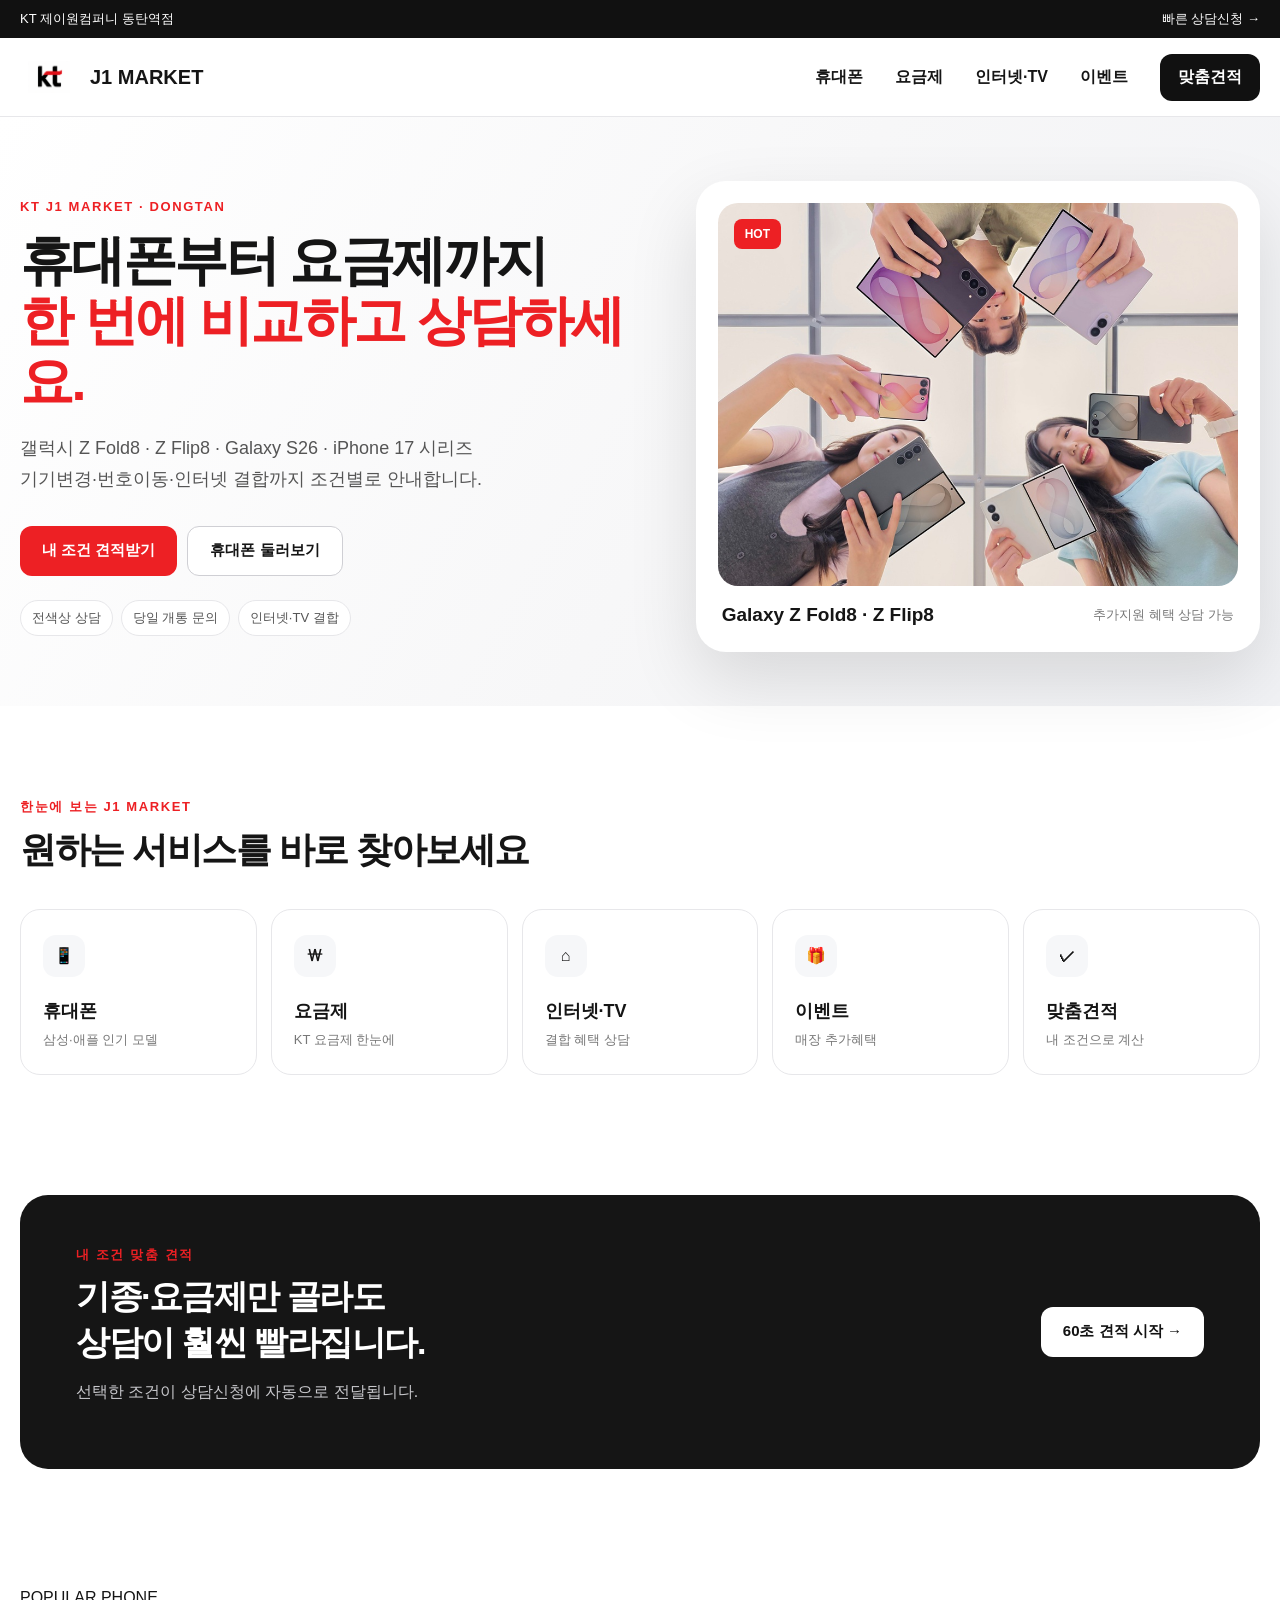
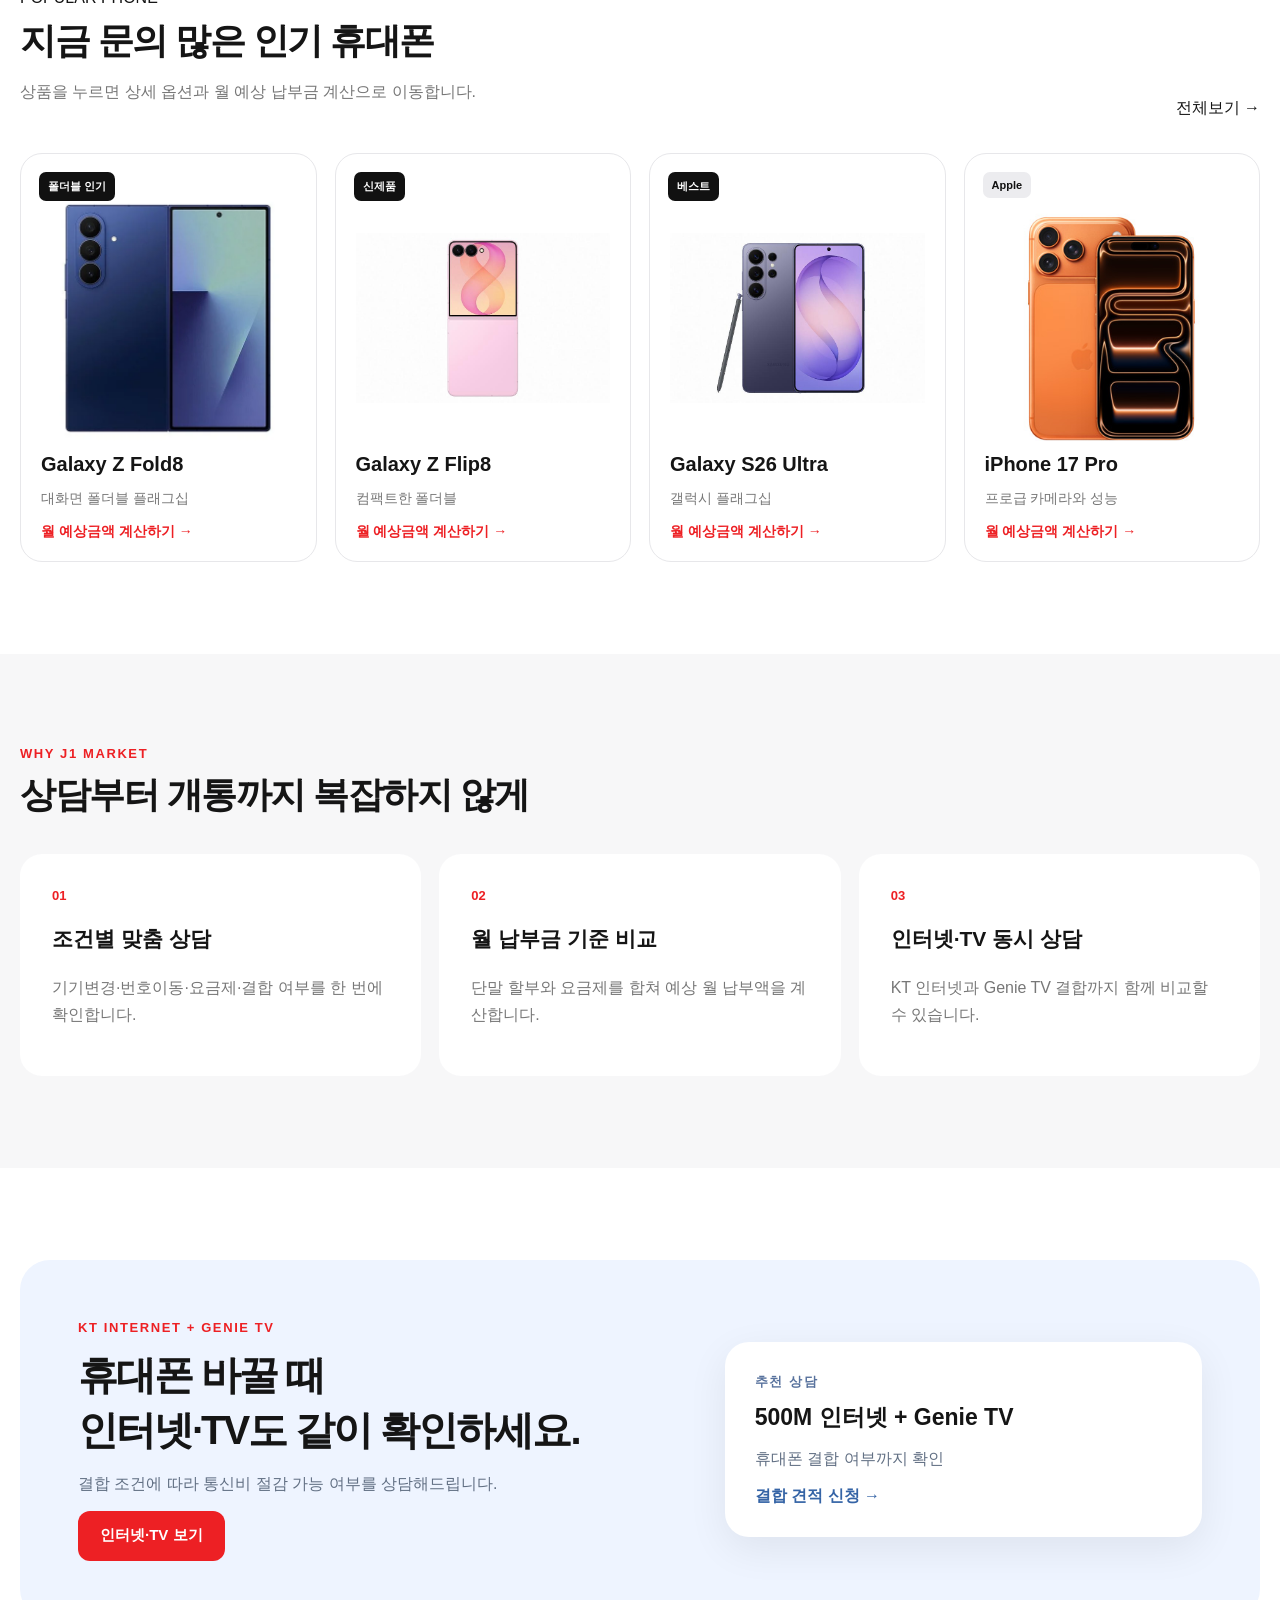
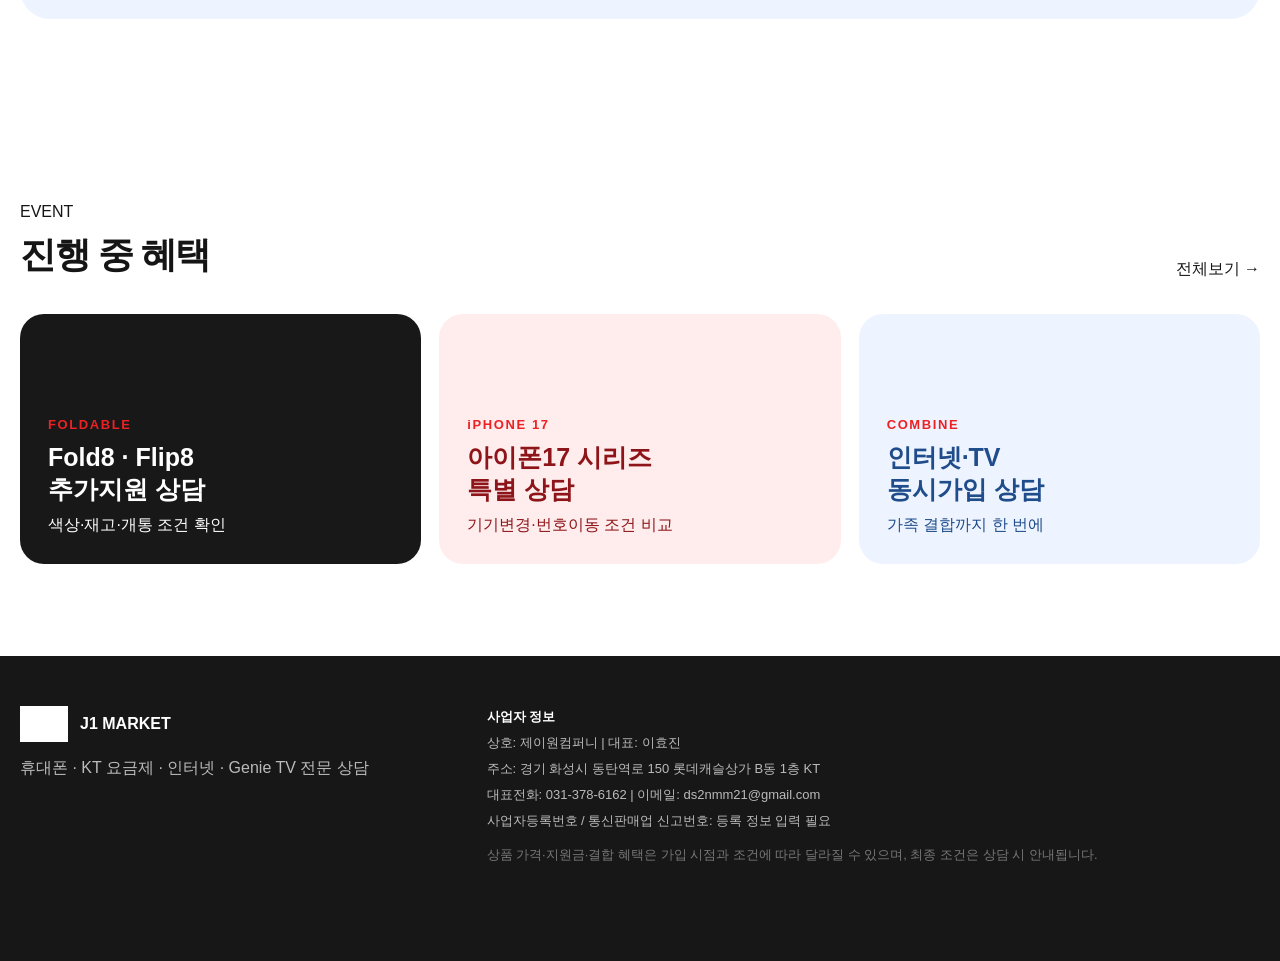
<file: index.html>
<!doctype html><html lang="ko"><head><title>KT J1 MARKET | 동탄역점</title><meta charset="utf-8"><meta name="viewport" content="width=device-width,initial-scale=1"><meta name="theme-color" content="#ffffff"><meta name="description" content="KT 제이원컴퍼니 동탄역점 휴대폰·요금제·인터넷TV 맞춤 상담"><link rel="stylesheet" href="styles.css"><script defer src="script.js"></script></head><body><div class="topbar"><div class="wrap topbar-inner"><span>KT 제이원컴퍼니 동탄역점</span><a href="consult.html">빠른 상담신청 →</a></div></div><header class="site-header"><div class="wrap header-inner"><a class="brand" href="index.html"><img src="assets/kt-logo.png" alt="KT"><span>J1 MARKET</span></a><nav class="desktop-nav"><a href="phones.html">휴대폰</a><a href="plans.html">요금제</a><a href="internet.html">인터넷·TV</a><a href="events.html">이벤트</a><a class="nav-cta" href="consult.html">맞춤견적</a></nav><button class="menu-btn" aria-label="메뉴 열기">☰</button></div><div class="mobile-nav"><a href="phones.html">휴대폰</a><a href="plans.html">요금제</a><a href="internet.html">인터넷·TV</a><a href="events.html">이벤트</a><a href="consult.html">맞춤견적</a></div></header><main><section class="hero"><div class="wrap hero-grid"><div class="hero-copy"><span class="eyebrow">KT J1 MARKET · DONGTAN</span><h1>휴대폰부터 요금제까지<br><em>한 번에 비교하고 상담하세요.</em></h1><p>갤럭시 Z Fold8 · Z Flip8 · Galaxy S26 · iPhone 17 시리즈<br>기기변경·번호이동·인터넷 결합까지 조건별로 안내합니다.</p><div class="hero-actions"><a class="btn primary" href="consult.html">내 조건 견적받기</a><a class="btn ghost" href="phones.html">휴대폰 둘러보기</a></div><div class="hero-pills"><span>전색상 상담</span><span>당일 개통 문의</span><span>인터넷·TV 결합</span></div></div><div class="hero-card"><div class="hero-badge">HOT</div><img src="assets/galaxy-foldables.jpg" alt="갤럭시 Z Fold8 Z Flip8"><div class="hero-card-copy"><strong>Galaxy Z Fold8 · Z Flip8</strong><span>추가지원 혜택 상담 가능</span></div></div></div></section><section class="quick"><div class="wrap"><div class="section-head"><span>한눈에 보는 J1 MARKET</span><h2>원하는 서비스를 바로 찾아보세요</h2></div><div class="quick-grid"><a href="phones.html"><b>📱</b><strong>휴대폰</strong><span>삼성·애플 인기 모델</span></a><a href="plans.html"><b>₩</b><strong>요금제</strong><span>KT 요금제 한눈에</span></a><a href="internet.html"><b>⌂</b><strong>인터넷·TV</strong><span>결합 혜택 상담</span></a><a href="events.html"><b>🎁</b><strong>이벤트</strong><span>매장 추가혜택</span></a><a href="consult.html"><b>✓</b><strong>맞춤견적</strong><span>내 조건으로 계산</span></a></div></div></section><section class="estimate-band"><div class="wrap estimate-inner"><div><span>내 조건 맞춤 견적</span><h2>기종·요금제만 골라도<br>상담이 훨씬 빨라집니다.</h2><p>선택한 조건이 상담신청에 자동으로 전달됩니다.</p></div><a class="btn light" href="consult.html">60초 견적 시작 →</a></div></section><section class="products"><div class="wrap"><div class="section-head split"><div><span>POPULAR PHONE</span><h2>지금 문의 많은 인기 휴대폰</h2><p>상품을 누르면 상세 옵션과 월 예상 납부금 계산으로 이동합니다.</p></div><a href="phones.html">전체보기 →</a></div><div class="product-grid"><a class="product-card" href="product.html?model=fold8"><span class="tag">폴더블 인기</span><img src="assets/fold8.webp" alt="Galaxy Z Fold8"><h3>Galaxy Z Fold8</h3><p>대화면 폴더블 플래그십</p><strong>월 예상금액 계산하기 →</strong></a><a class="product-card" href="product.html?model=flip8"><span class="tag">신제품</span><img src="assets/flip8-official.jpg" alt="Galaxy Z Flip8"><h3>Galaxy Z Flip8</h3><p>컴팩트한 폴더블</p><strong>월 예상금액 계산하기 →</strong></a><a class="product-card" href="product.html?model=s26ultra"><span class="tag">베스트</span><img src="assets/s26ultra.jpg" alt="Galaxy S26 Ultra"><h3>Galaxy S26 Ultra</h3><p>갤럭시 플래그십</p><strong>월 예상금액 계산하기 →</strong></a><a class="product-card" href="product.html?model=iphone17pro"><span class="tag apple">Apple</span><img src="assets/iphone17pro.jpg" alt="iPhone 17 Pro"><h3>iPhone 17 Pro</h3><p>프로급 카메라와 성능</p><strong>월 예상금액 계산하기 →</strong></a></div></div></section><section class="benefits"><div class="wrap"><div class="section-head"><span>WHY J1 MARKET</span><h2>상담부터 개통까지 복잡하지 않게</h2></div><div class="benefit-grid"><article><b>01</b><h3>조건별 맞춤 상담</h3><p>기기변경·번호이동·요금제·결합 여부를 한 번에 확인합니다.</p></article><article><b>02</b><h3>월 납부금 기준 비교</h3><p>단말 할부와 요금제를 합쳐 예상 월 납부액을 계산합니다.</p></article><article><b>03</b><h3>인터넷·TV 동시 상담</h3><p>KT 인터넷과 Genie TV 결합까지 함께 비교할 수 있습니다.</p></article></div></div></section><section class="internet-promo"><div class="wrap internet-promo-inner"><div><span>KT INTERNET + GENIE TV</span><h2>휴대폰 바꿀 때<br>인터넷·TV도 같이 확인하세요.</h2><p>결합 조건에 따라 통신비 절감 가능 여부를 상담해드립니다.</p><a class="btn primary" href="internet.html">인터넷·TV 보기</a></div><div class="mini-quote"><span>추천 상담</span><strong>500M 인터넷 + Genie TV</strong><p>휴대폰 결합 여부까지 확인</p><a href="consult.html?type=internet">결합 견적 신청 →</a></div></div></section><section class="events-preview"><div class="wrap"><div class="section-head split"><div><span>EVENT</span><h2>진행 중 혜택</h2></div><a href="events.html">전체보기 →</a></div><div class="event-grid"><a href="events.html" class="event-card dark"><span>FOLDABLE</span><h3>Fold8 · Flip8<br>추가지원 상담</h3><p>색상·재고·개통 조건 확인</p></a><a href="events.html" class="event-card red"><span>iPHONE 17</span><h3>아이폰17 시리즈<br>특별 상담</h3><p>기기변경·번호이동 조건 비교</p></a><a href="events.html" class="event-card soft"><span>COMBINE</span><h3>인터넷·TV<br>동시가입 상담</h3><p>가족 결합까지 한 번에</p></a></div></div></section></main><footer><div class="wrap footer-grid"><div><div class="footer-brand"><img src="assets/kt-logo.png" alt="KT"><b>J1 MARKET</b></div><p>휴대폰 · KT 요금제 · 인터넷 · Genie TV 전문 상담</p></div><div class="biz"><b>사업자 정보</b><p>상호: 제이원컴퍼니 | 대표: 이효진</p><p>주소: 경기 화성시 동탄역로 150 롯데캐슬상가 B동 1층 KT</p><p>대표전화: 031-378-6162 | 이메일: ds2nmm21@gmail.com</p><p>사업자등록번호 / 통신판매업 신고번호: 등록 정보 입력 필요</p><p class="fine">상품 가격·지원금·결합 혜택은 가입 시점과 조건에 따라 달라질 수 있으며, 최종 조건은 상담 시 안내됩니다.</p></div></div></footer><div class="mobile-dock"><a href="tel:0313786162">전화상담</a><a href="consult.html">견적받기</a></div></body></html>
</file>
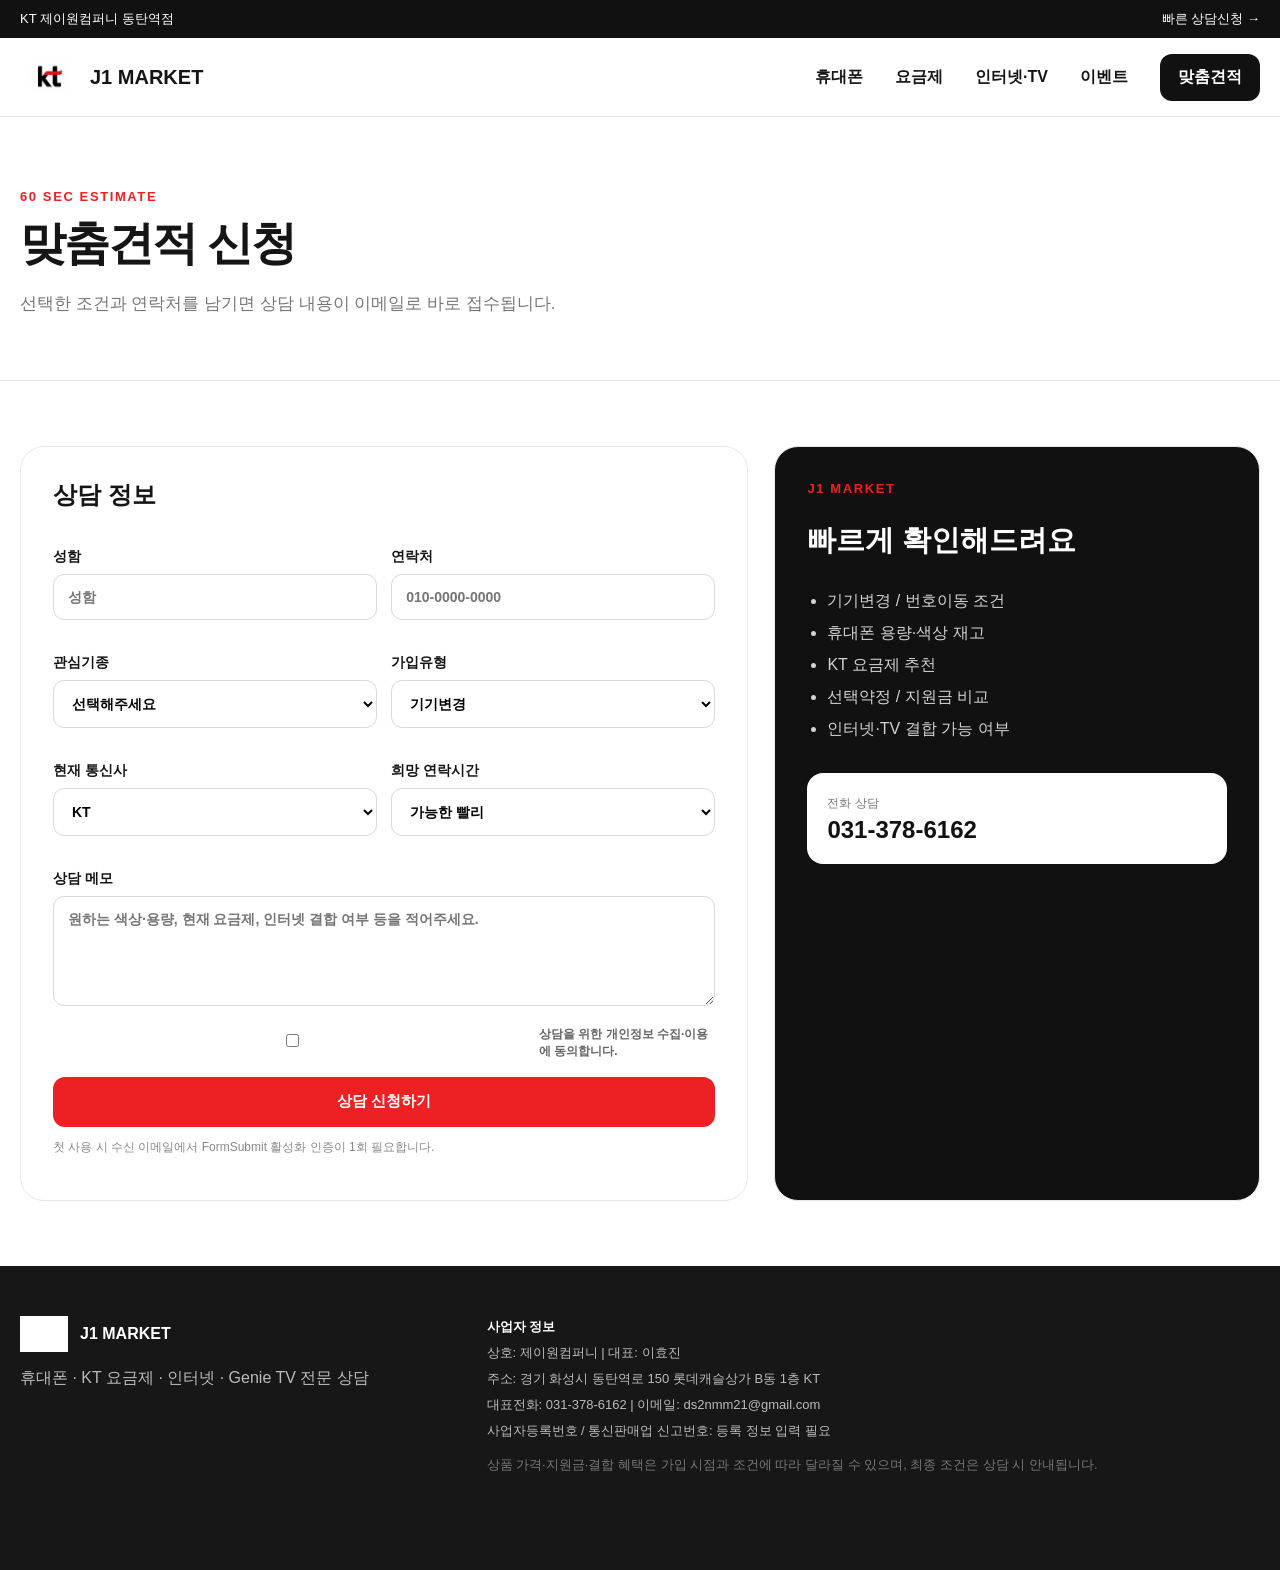
<file: consult.html>
<!doctype html><html lang="ko"><head><title>맞춤견적 | KT J1 MARKET</title><meta charset="utf-8"><meta name="viewport" content="width=device-width,initial-scale=1"><meta name="theme-color" content="#ffffff"><meta name="description" content="KT 제이원컴퍼니 동탄역점 휴대폰·요금제·인터넷TV 맞춤 상담"><link rel="stylesheet" href="styles.css"><script defer src="script.js"></script></head><body><div class="topbar"><div class="wrap topbar-inner"><span>KT 제이원컴퍼니 동탄역점</span><a href="consult.html">빠른 상담신청 →</a></div></div><header class="site-header"><div class="wrap header-inner"><a class="brand" href="index.html"><img src="assets/kt-logo.png" alt="KT"><span>J1 MARKET</span></a><nav class="desktop-nav"><a href="phones.html">휴대폰</a><a href="plans.html">요금제</a><a href="internet.html">인터넷·TV</a><a href="events.html">이벤트</a><a class="nav-cta" href="consult.html">맞춤견적</a></nav><button class="menu-btn" aria-label="메뉴 열기">☰</button></div><div class="mobile-nav"><a href="phones.html">휴대폰</a><a href="plans.html">요금제</a><a href="internet.html">인터넷·TV</a><a href="events.html">이벤트</a><a href="consult.html">맞춤견적</a></div></header><main class="submain"><section class="subhero"><div class="wrap"><span>60 SEC ESTIMATE</span><h1>맞춤견적 신청</h1><p>선택한 조건과 연락처를 남기면 상담 내용이 이메일로 바로 접수됩니다.</p></div></section><section class="consult-section"><div class="wrap consult-grid"><form class="consult-form" action="https://formsubmit.co/ds2nmm21@gmail.com" method="POST"><input type="hidden" name="_subject" value="[J1 MARKET] 신규 상담 신청"><input type="hidden" name="_captcha" value="false"><input type="hidden" name="_template" value="table"><input type="hidden" name="_next" value="https://jonecompany.github.io/dongtan-kt/thanks.html"><input type="hidden" name="선택조건" id="selectedConditions"><h2>상담 정보</h2><div class="form-grid"><label>성함<input required name="성함" autocomplete="name" placeholder="성함"></label><label>연락처<input required name="연락처" autocomplete="tel" inputmode="tel" placeholder="010-0000-0000"></label><label>관심기종<select name="관심기종" id="consultModel"><option value="">선택해주세요</option><option>Galaxy Z Fold8</option><option>Galaxy Z Flip8</option><option>Galaxy S26 Ultra</option><option>iPhone 17</option><option>iPhone 17 Pro</option><option>인터넷·TV</option></select></label><label>가입유형<select name="가입유형" id="consultJoin"><option>기기변경</option><option>번호이동</option><option>신규가입</option><option>인터넷·TV 신규</option></select></label><label>현재 통신사<select name="현재통신사"><option>KT</option><option>SKT</option><option>LG U+</option><option>알뜰폰</option><option>기타</option></select></label><label>희망 연락시간<select name="희망연락시간"><option>가능한 빨리</option><option>오전 10시~12시</option><option>오후 12시~3시</option><option>오후 3시~6시</option><option>오후 6시 이후</option></select></label></div><label>상담 메모<textarea name="상담메모" rows="5" placeholder="원하는 색상·용량, 현재 요금제, 인터넷 결합 여부 등을 적어주세요."></textarea></label><label class="privacy"><input required type="checkbox"> 상담을 위한 개인정보 수집·이용에 동의합니다.</label><button class="btn primary wide" type="submit">상담 신청하기</button><p class="form-note">첫 사용 시 수신 이메일에서 FormSubmit 활성화 인증이 1회 필요합니다.</p></form><aside class="consult-aside"><span>J1 MARKET</span><h2>빠르게 확인해드려요</h2><ul><li>기기변경 / 번호이동 조건</li><li>휴대폰 용량·색상 재고</li><li>KT 요금제 추천</li><li>선택약정 / 지원금 비교</li><li>인터넷·TV 결합 가능 여부</li></ul><a href="tel:0313786162" class="telbox"><span>전화 상담</span><strong>031-378-6162</strong></a></aside></div></section></main><footer><div class="wrap footer-grid"><div><div class="footer-brand"><img src="assets/kt-logo.png" alt="KT"><b>J1 MARKET</b></div><p>휴대폰 · KT 요금제 · 인터넷 · Genie TV 전문 상담</p></div><div class="biz"><b>사업자 정보</b><p>상호: 제이원컴퍼니 | 대표: 이효진</p><p>주소: 경기 화성시 동탄역로 150 롯데캐슬상가 B동 1층 KT</p><p>대표전화: 031-378-6162 | 이메일: ds2nmm21@gmail.com</p><p>사업자등록번호 / 통신판매업 신고번호: 등록 정보 입력 필요</p><p class="fine">상품 가격·지원금·결합 혜택은 가입 시점과 조건에 따라 달라질 수 있으며, 최종 조건은 상담 시 안내됩니다.</p></div></div></footer><div class="mobile-dock"><a href="tel:0313786162">전화상담</a><a href="consult.html">견적받기</a></div></body></html>
</file>
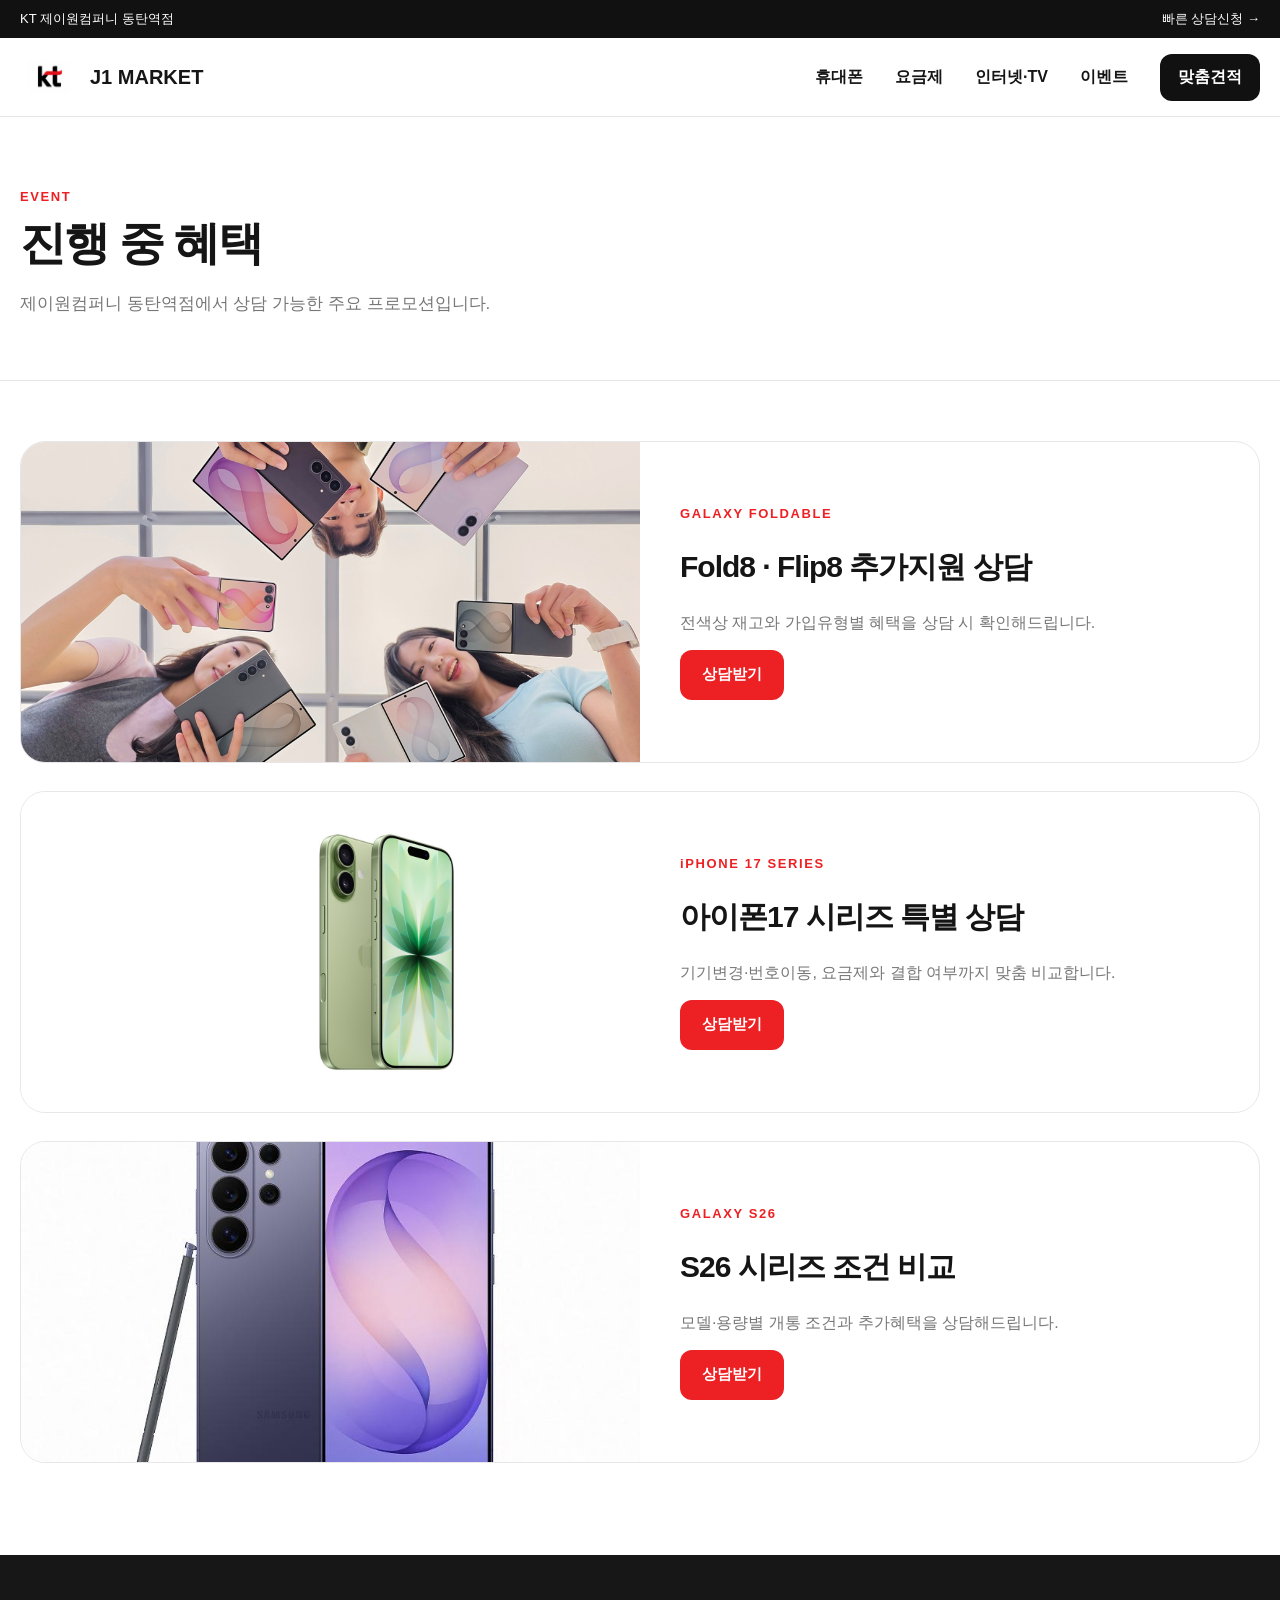
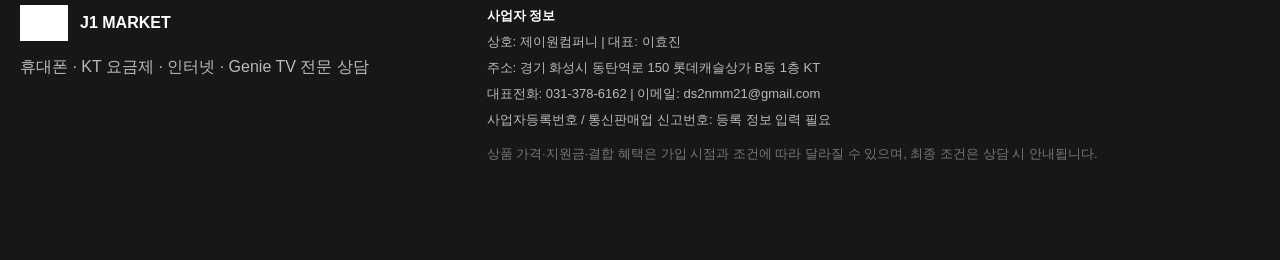
<file: events.html>
<!doctype html><html lang="ko"><head><title>이벤트 | KT J1 MARKET</title><meta charset="utf-8"><meta name="viewport" content="width=device-width,initial-scale=1"><meta name="theme-color" content="#ffffff"><meta name="description" content="KT 제이원컴퍼니 동탄역점 휴대폰·요금제·인터넷TV 맞춤 상담"><link rel="stylesheet" href="styles.css"><script defer src="script.js"></script></head><body><div class="topbar"><div class="wrap topbar-inner"><span>KT 제이원컴퍼니 동탄역점</span><a href="consult.html">빠른 상담신청 →</a></div></div><header class="site-header"><div class="wrap header-inner"><a class="brand" href="index.html"><img src="assets/kt-logo.png" alt="KT"><span>J1 MARKET</span></a><nav class="desktop-nav"><a href="phones.html">휴대폰</a><a href="plans.html">요금제</a><a href="internet.html">인터넷·TV</a><a href="events.html">이벤트</a><a class="nav-cta" href="consult.html">맞춤견적</a></nav><button class="menu-btn" aria-label="메뉴 열기">☰</button></div><div class="mobile-nav"><a href="phones.html">휴대폰</a><a href="plans.html">요금제</a><a href="internet.html">인터넷·TV</a><a href="events.html">이벤트</a><a href="consult.html">맞춤견적</a></div></header><main class="submain"><section class="subhero"><div class="wrap"><span>EVENT</span><h1>진행 중 혜택</h1><p>제이원컴퍼니 동탄역점에서 상담 가능한 주요 프로모션입니다.</p></div></section><section class="events-page"><div class="wrap event-list"><article><div class="event-visual dark"><img src="assets/galaxy-foldables.jpg"></div><div><span>GALAXY FOLDABLE</span><h2>Fold8 · Flip8 추가지원 상담</h2><p>전색상 재고와 가입유형별 혜택을 상담 시 확인해드립니다.</p><a class="btn primary" href="consult.html?model=fold8">상담받기</a></div></article><article><div class="event-visual red"><img src="assets/iphone17.jpg"></div><div><span>iPHONE 17 SERIES</span><h2>아이폰17 시리즈 특별 상담</h2><p>기기변경·번호이동, 요금제와 결합 여부까지 맞춤 비교합니다.</p><a class="btn primary" href="consult.html?model=iphone17">상담받기</a></div></article><article><div class="event-visual soft"><img src="assets/s26ultra.jpg"></div><div><span>GALAXY S26</span><h2>S26 시리즈 조건 비교</h2><p>모델·용량별 개통 조건과 추가혜택을 상담해드립니다.</p><a class="btn primary" href="consult.html?model=s26ultra">상담받기</a></div></article></div></section></main><footer><div class="wrap footer-grid"><div><div class="footer-brand"><img src="assets/kt-logo.png" alt="KT"><b>J1 MARKET</b></div><p>휴대폰 · KT 요금제 · 인터넷 · Genie TV 전문 상담</p></div><div class="biz"><b>사업자 정보</b><p>상호: 제이원컴퍼니 | 대표: 이효진</p><p>주소: 경기 화성시 동탄역로 150 롯데캐슬상가 B동 1층 KT</p><p>대표전화: 031-378-6162 | 이메일: ds2nmm21@gmail.com</p><p>사업자등록번호 / 통신판매업 신고번호: 등록 정보 입력 필요</p><p class="fine">상품 가격·지원금·결합 혜택은 가입 시점과 조건에 따라 달라질 수 있으며, 최종 조건은 상담 시 안내됩니다.</p></div></div></footer><div class="mobile-dock"><a href="tel:0313786162">전화상담</a><a href="consult.html">견적받기</a></div></body></html>
</file>
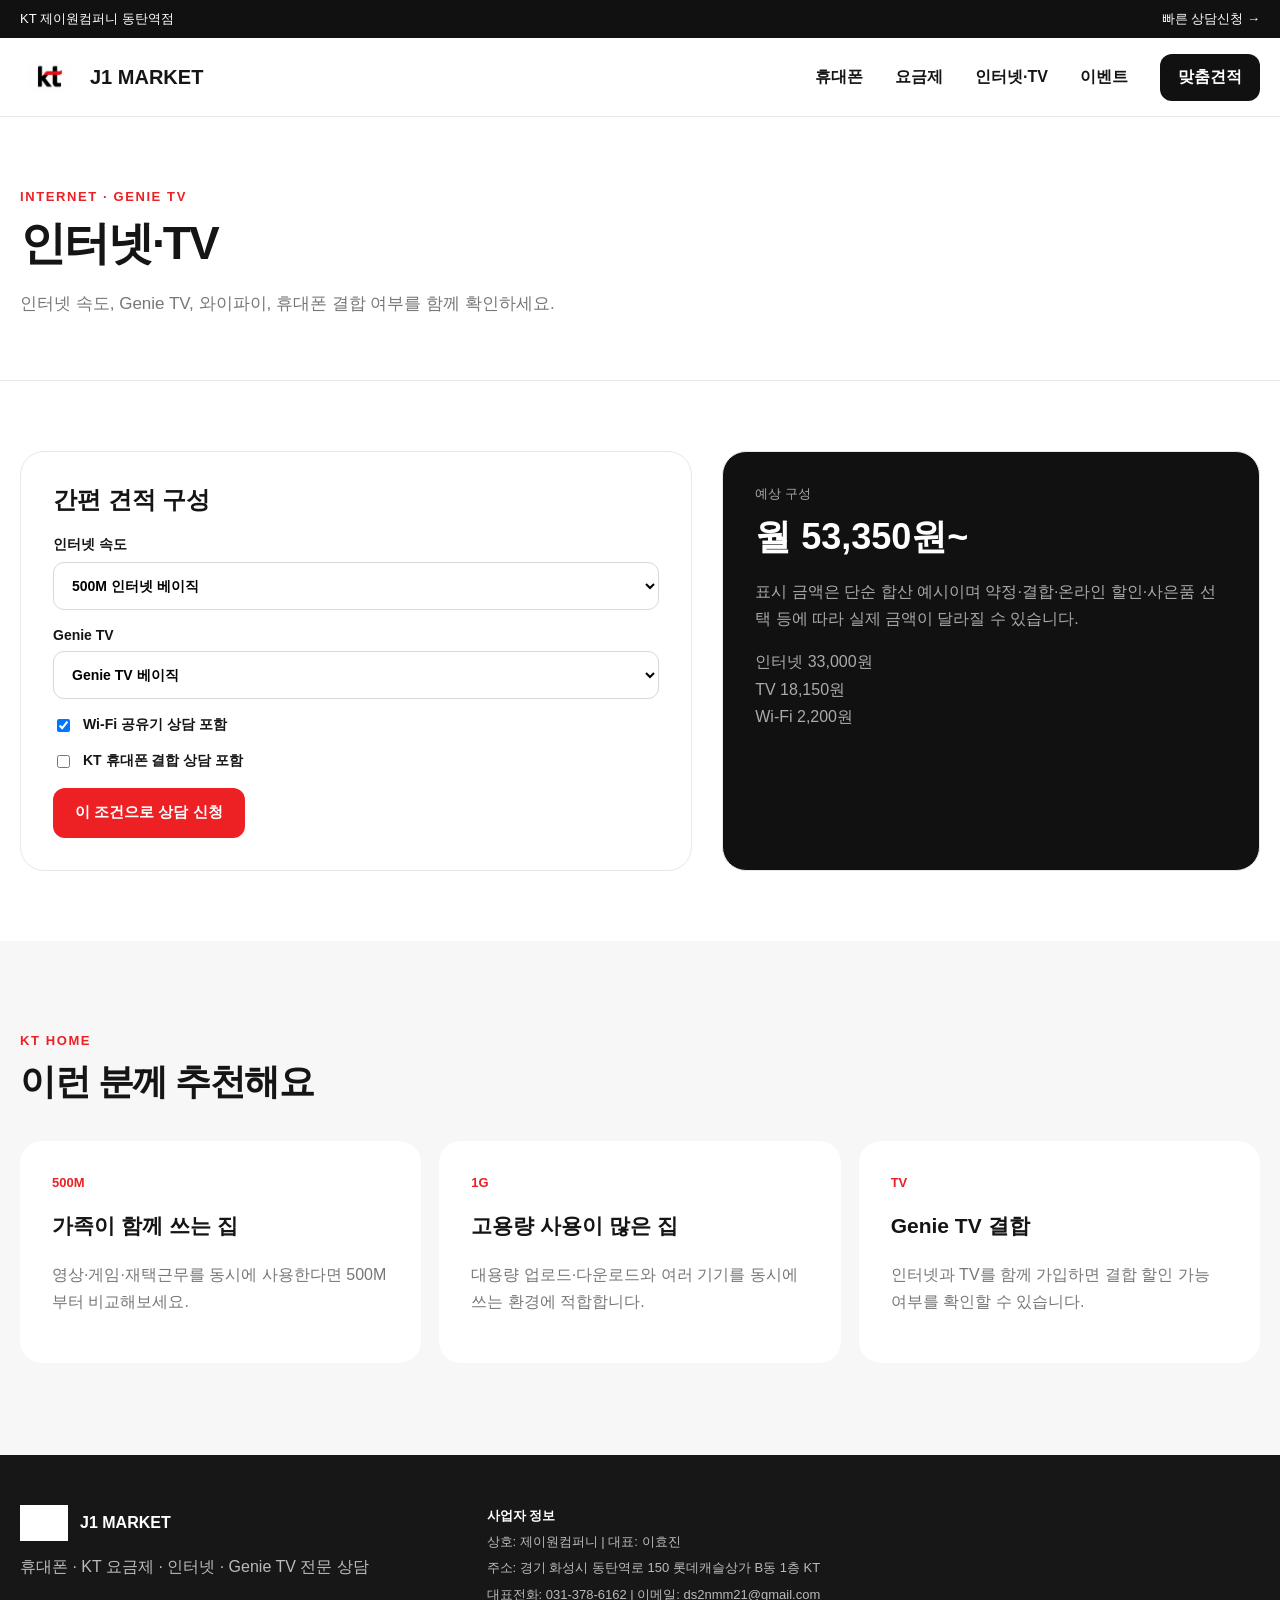
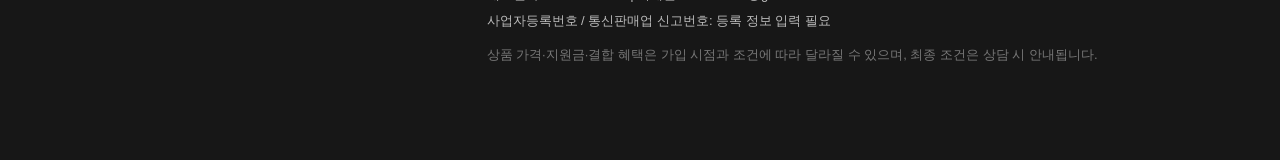
<file: internet.html>
<!doctype html><html lang="ko"><head><title>인터넷·TV | KT J1 MARKET</title><meta charset="utf-8"><meta name="viewport" content="width=device-width,initial-scale=1"><meta name="theme-color" content="#ffffff"><meta name="description" content="KT 제이원컴퍼니 동탄역점 휴대폰·요금제·인터넷TV 맞춤 상담"><link rel="stylesheet" href="styles.css"><script defer src="script.js"></script></head><body><div class="topbar"><div class="wrap topbar-inner"><span>KT 제이원컴퍼니 동탄역점</span><a href="consult.html">빠른 상담신청 →</a></div></div><header class="site-header"><div class="wrap header-inner"><a class="brand" href="index.html"><img src="assets/kt-logo.png" alt="KT"><span>J1 MARKET</span></a><nav class="desktop-nav"><a href="phones.html">휴대폰</a><a href="plans.html">요금제</a><a href="internet.html">인터넷·TV</a><a href="events.html">이벤트</a><a class="nav-cta" href="consult.html">맞춤견적</a></nav><button class="menu-btn" aria-label="메뉴 열기">☰</button></div><div class="mobile-nav"><a href="phones.html">휴대폰</a><a href="plans.html">요금제</a><a href="internet.html">인터넷·TV</a><a href="events.html">이벤트</a><a href="consult.html">맞춤견적</a></div></header><main class="submain"><section class="subhero"><div class="wrap"><span>INTERNET · GENIE TV</span><h1>인터넷·TV</h1><p>인터넷 속도, Genie TV, 와이파이, 휴대폰 결합 여부를 함께 확인하세요.</p></div></section><section class="internet-builder"><div class="wrap builder-grid"><div class="builder-panel"><h2>간편 견적 구성</h2><label>인터넷 속도<select id="inetSpeed"><option value="22000">100M 인터넷</option><option value="33000" selected>500M 인터넷 베이직</option><option value="38500">1G 인터넷 에센스</option></select></label><label>Genie TV<select id="tvPlan"><option value="0">TV 없음</option><option value="18150" selected>Genie TV 베이직</option></select></label><label class="checkline"><input type="checkbox" id="wifi" checked> Wi-Fi 공유기 상담 포함</label><label class="checkline"><input type="checkbox" id="mobileCombine"> KT 휴대폰 결합 상담 포함</label><button class="btn primary" id="internetConsult">이 조건으로 상담 신청</button></div><aside class="quote-card"><span>예상 구성</span><h2 id="inetTotal">월 53,350원</h2><p>표시 금액은 단순 합산 예시이며 약정·결합·온라인 할인·사은품 선택 등에 따라 실제 금액이 달라질 수 있습니다.</p><div id="inetSummary"></div></aside></div></section><section class="benefits"><div class="wrap"><div class="section-head"><span>KT HOME</span><h2>이런 분께 추천해요</h2></div><div class="benefit-grid"><article><b>500M</b><h3>가족이 함께 쓰는 집</h3><p>영상·게임·재택근무를 동시에 사용한다면 500M부터 비교해보세요.</p></article><article><b>1G</b><h3>고용량 사용이 많은 집</h3><p>대용량 업로드·다운로드와 여러 기기를 동시에 쓰는 환경에 적합합니다.</p></article><article><b>TV</b><h3>Genie TV 결합</h3><p>인터넷과 TV를 함께 가입하면 결합 할인 가능 여부를 확인할 수 있습니다.</p></article></div></div></section></main><footer><div class="wrap footer-grid"><div><div class="footer-brand"><img src="assets/kt-logo.png" alt="KT"><b>J1 MARKET</b></div><p>휴대폰 · KT 요금제 · 인터넷 · Genie TV 전문 상담</p></div><div class="biz"><b>사업자 정보</b><p>상호: 제이원컴퍼니 | 대표: 이효진</p><p>주소: 경기 화성시 동탄역로 150 롯데캐슬상가 B동 1층 KT</p><p>대표전화: 031-378-6162 | 이메일: ds2nmm21@gmail.com</p><p>사업자등록번호 / 통신판매업 신고번호: 등록 정보 입력 필요</p><p class="fine">상품 가격·지원금·결합 혜택은 가입 시점과 조건에 따라 달라질 수 있으며, 최종 조건은 상담 시 안내됩니다.</p></div></div></footer><div class="mobile-dock"><a href="tel:0313786162">전화상담</a><a href="consult.html">견적받기</a></div></body></html>
</file>
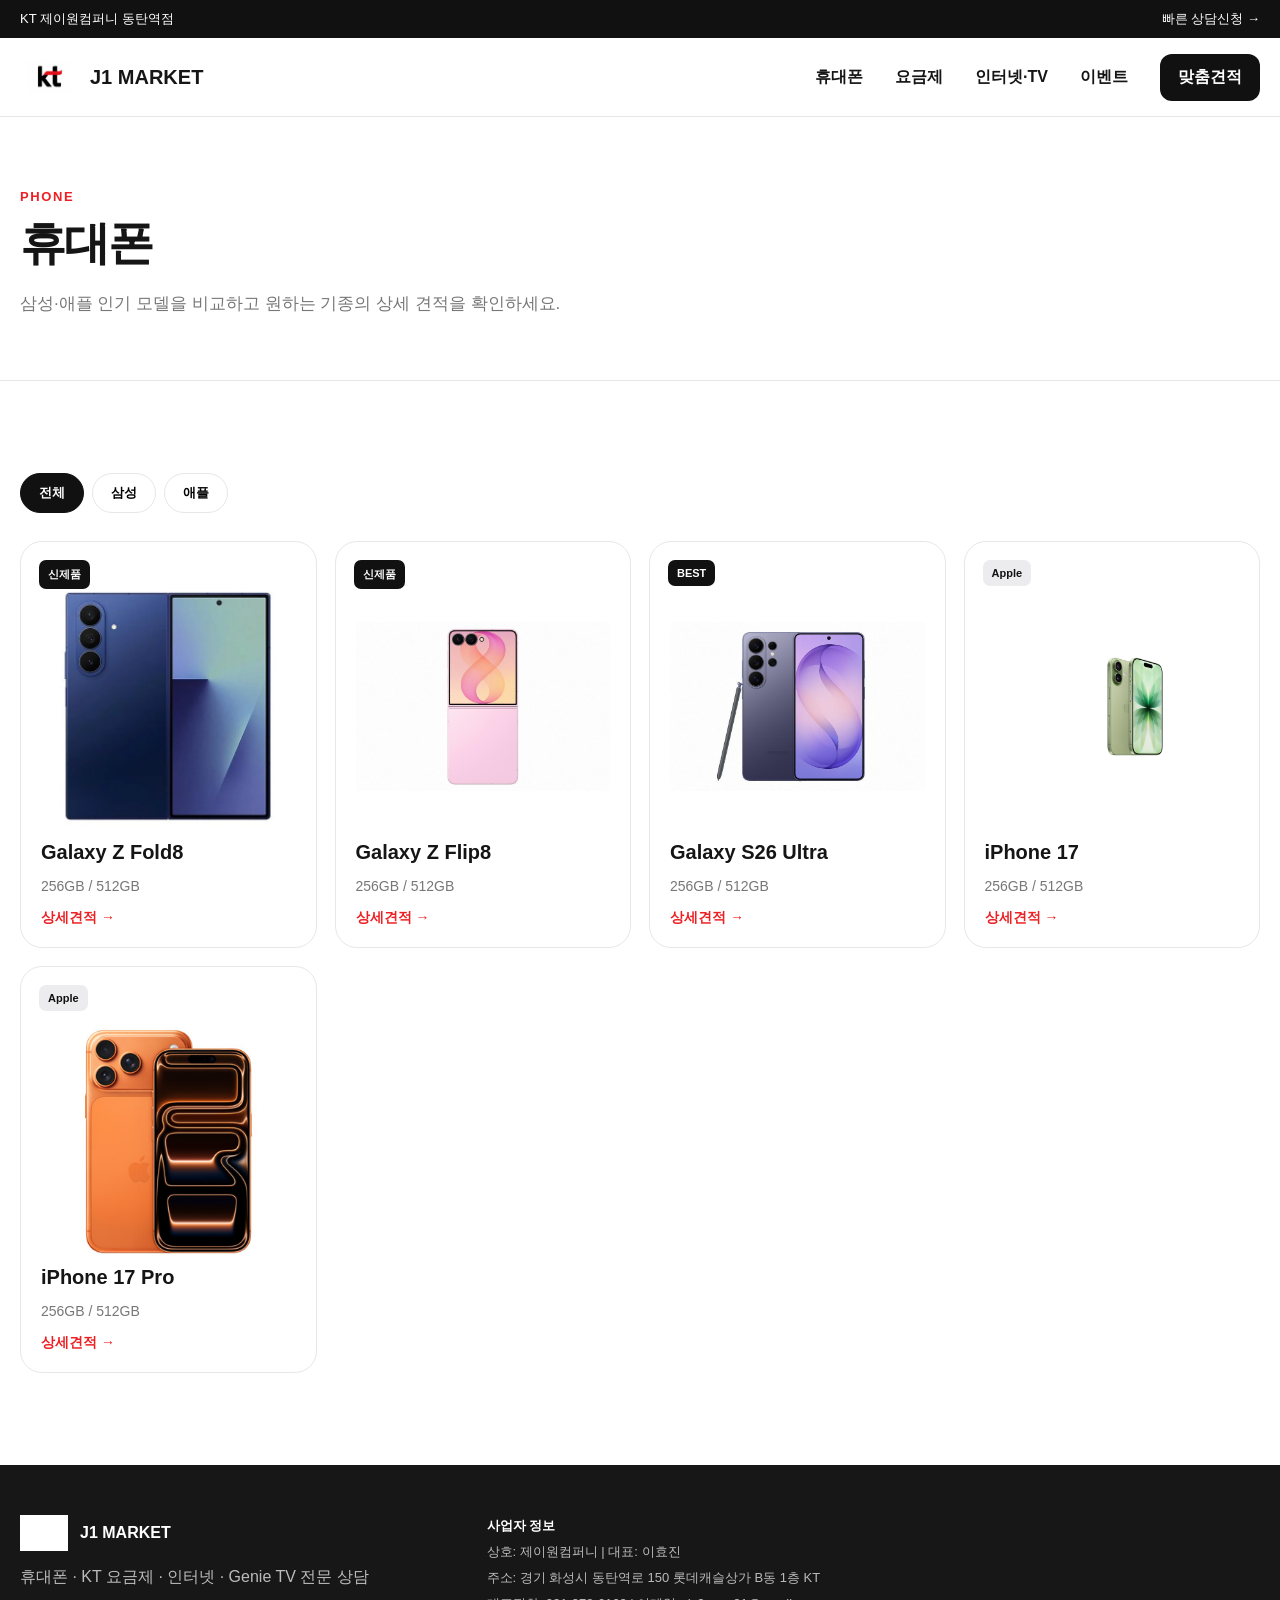
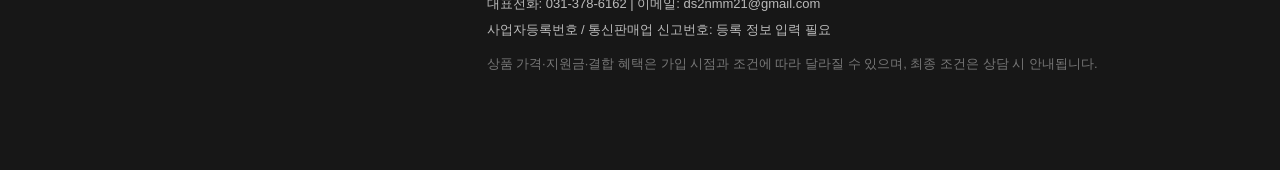
<file: phones.html>
<!doctype html><html lang="ko"><head><title>휴대폰 | KT J1 MARKET</title><meta charset="utf-8"><meta name="viewport" content="width=device-width,initial-scale=1"><meta name="theme-color" content="#ffffff"><meta name="description" content="KT 제이원컴퍼니 동탄역점 휴대폰·요금제·인터넷TV 맞춤 상담"><link rel="stylesheet" href="styles.css"><script defer src="script.js"></script></head><body><div class="topbar"><div class="wrap topbar-inner"><span>KT 제이원컴퍼니 동탄역점</span><a href="consult.html">빠른 상담신청 →</a></div></div><header class="site-header"><div class="wrap header-inner"><a class="brand" href="index.html"><img src="assets/kt-logo.png" alt="KT"><span>J1 MARKET</span></a><nav class="desktop-nav"><a href="phones.html">휴대폰</a><a href="plans.html">요금제</a><a href="internet.html">인터넷·TV</a><a href="events.html">이벤트</a><a class="nav-cta" href="consult.html">맞춤견적</a></nav><button class="menu-btn" aria-label="메뉴 열기">☰</button></div><div class="mobile-nav"><a href="phones.html">휴대폰</a><a href="plans.html">요금제</a><a href="internet.html">인터넷·TV</a><a href="events.html">이벤트</a><a href="consult.html">맞춤견적</a></div></header><main class="submain"><section class="subhero"><div class="wrap"><span>PHONE</span><h1>휴대폰</h1><p>삼성·애플 인기 모델을 비교하고 원하는 기종의 상세 견적을 확인하세요.</p></div></section><section class="products"><div class="wrap"><div class="filter-row"><button class="filter active" data-filter="all">전체</button><button class="filter" data-filter="samsung">삼성</button><button class="filter" data-filter="apple">애플</button></div><div class="product-grid large" id="phoneGrid"><a class="product-card" data-brand="samsung" href="product.html?model=fold8"><span class="tag">신제품</span><img src="assets/fold8.webp"><h3>Galaxy Z Fold8</h3><p>256GB / 512GB</p><strong>상세견적 →</strong></a><a class="product-card" data-brand="samsung" href="product.html?model=flip8"><span class="tag">신제품</span><img src="assets/flip8-official.jpg"><h3>Galaxy Z Flip8</h3><p>256GB / 512GB</p><strong>상세견적 →</strong></a><a class="product-card" data-brand="samsung" href="product.html?model=s26ultra"><span class="tag">BEST</span><img src="assets/s26ultra.jpg"><h3>Galaxy S26 Ultra</h3><p>256GB / 512GB</p><strong>상세견적 →</strong></a><a class="product-card" data-brand="apple" href="product.html?model=iphone17"><span class="tag apple">Apple</span><img src="assets/iphone17.jpg"><h3>iPhone 17</h3><p>256GB / 512GB</p><strong>상세견적 →</strong></a><a class="product-card" data-brand="apple" href="product.html?model=iphone17pro"><span class="tag apple">Apple</span><img src="assets/iphone17pro.jpg"><h3>iPhone 17 Pro</h3><p>256GB / 512GB</p><strong>상세견적 →</strong></a></div></div></section></main><footer><div class="wrap footer-grid"><div><div class="footer-brand"><img src="assets/kt-logo.png" alt="KT"><b>J1 MARKET</b></div><p>휴대폰 · KT 요금제 · 인터넷 · Genie TV 전문 상담</p></div><div class="biz"><b>사업자 정보</b><p>상호: 제이원컴퍼니 | 대표: 이효진</p><p>주소: 경기 화성시 동탄역로 150 롯데캐슬상가 B동 1층 KT</p><p>대표전화: 031-378-6162 | 이메일: ds2nmm21@gmail.com</p><p>사업자등록번호 / 통신판매업 신고번호: 등록 정보 입력 필요</p><p class="fine">상품 가격·지원금·결합 혜택은 가입 시점과 조건에 따라 달라질 수 있으며, 최종 조건은 상담 시 안내됩니다.</p></div></div></footer><div class="mobile-dock"><a href="tel:0313786162">전화상담</a><a href="consult.html">견적받기</a></div></body></html>
</file>
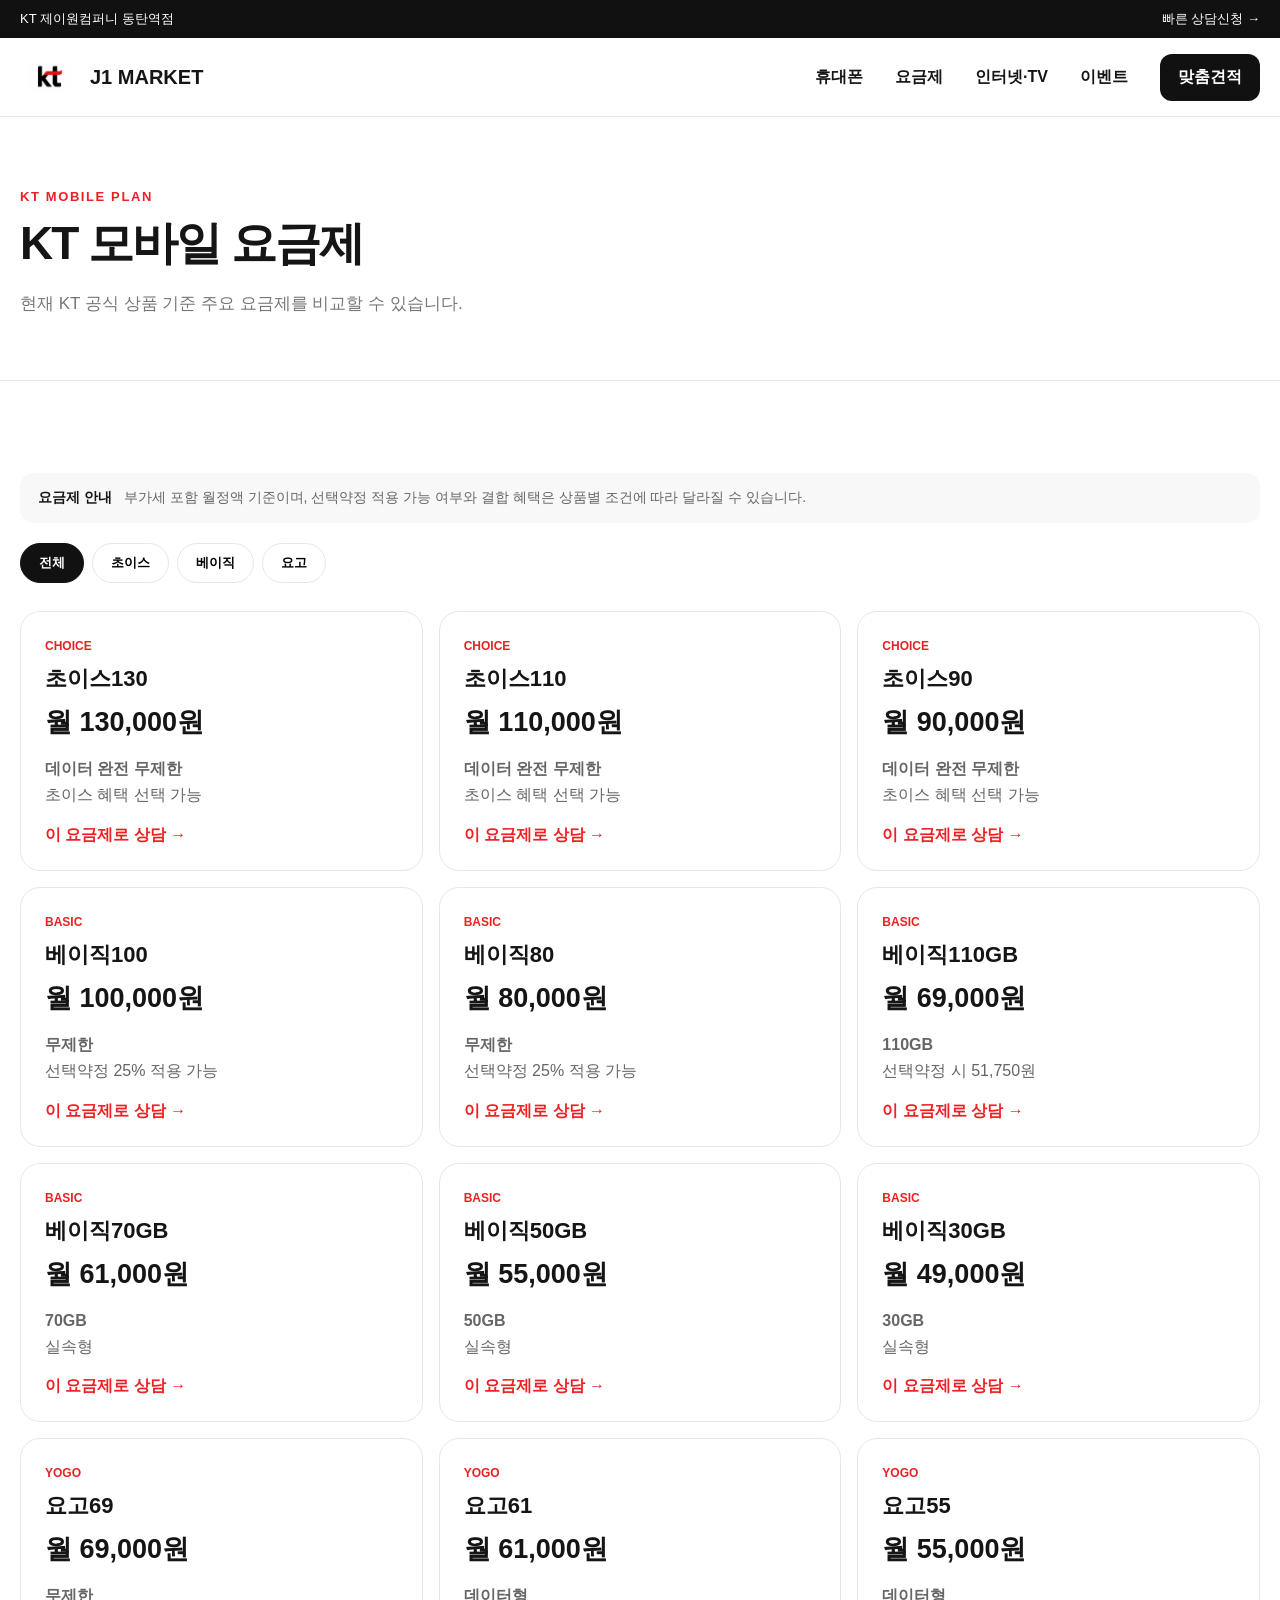
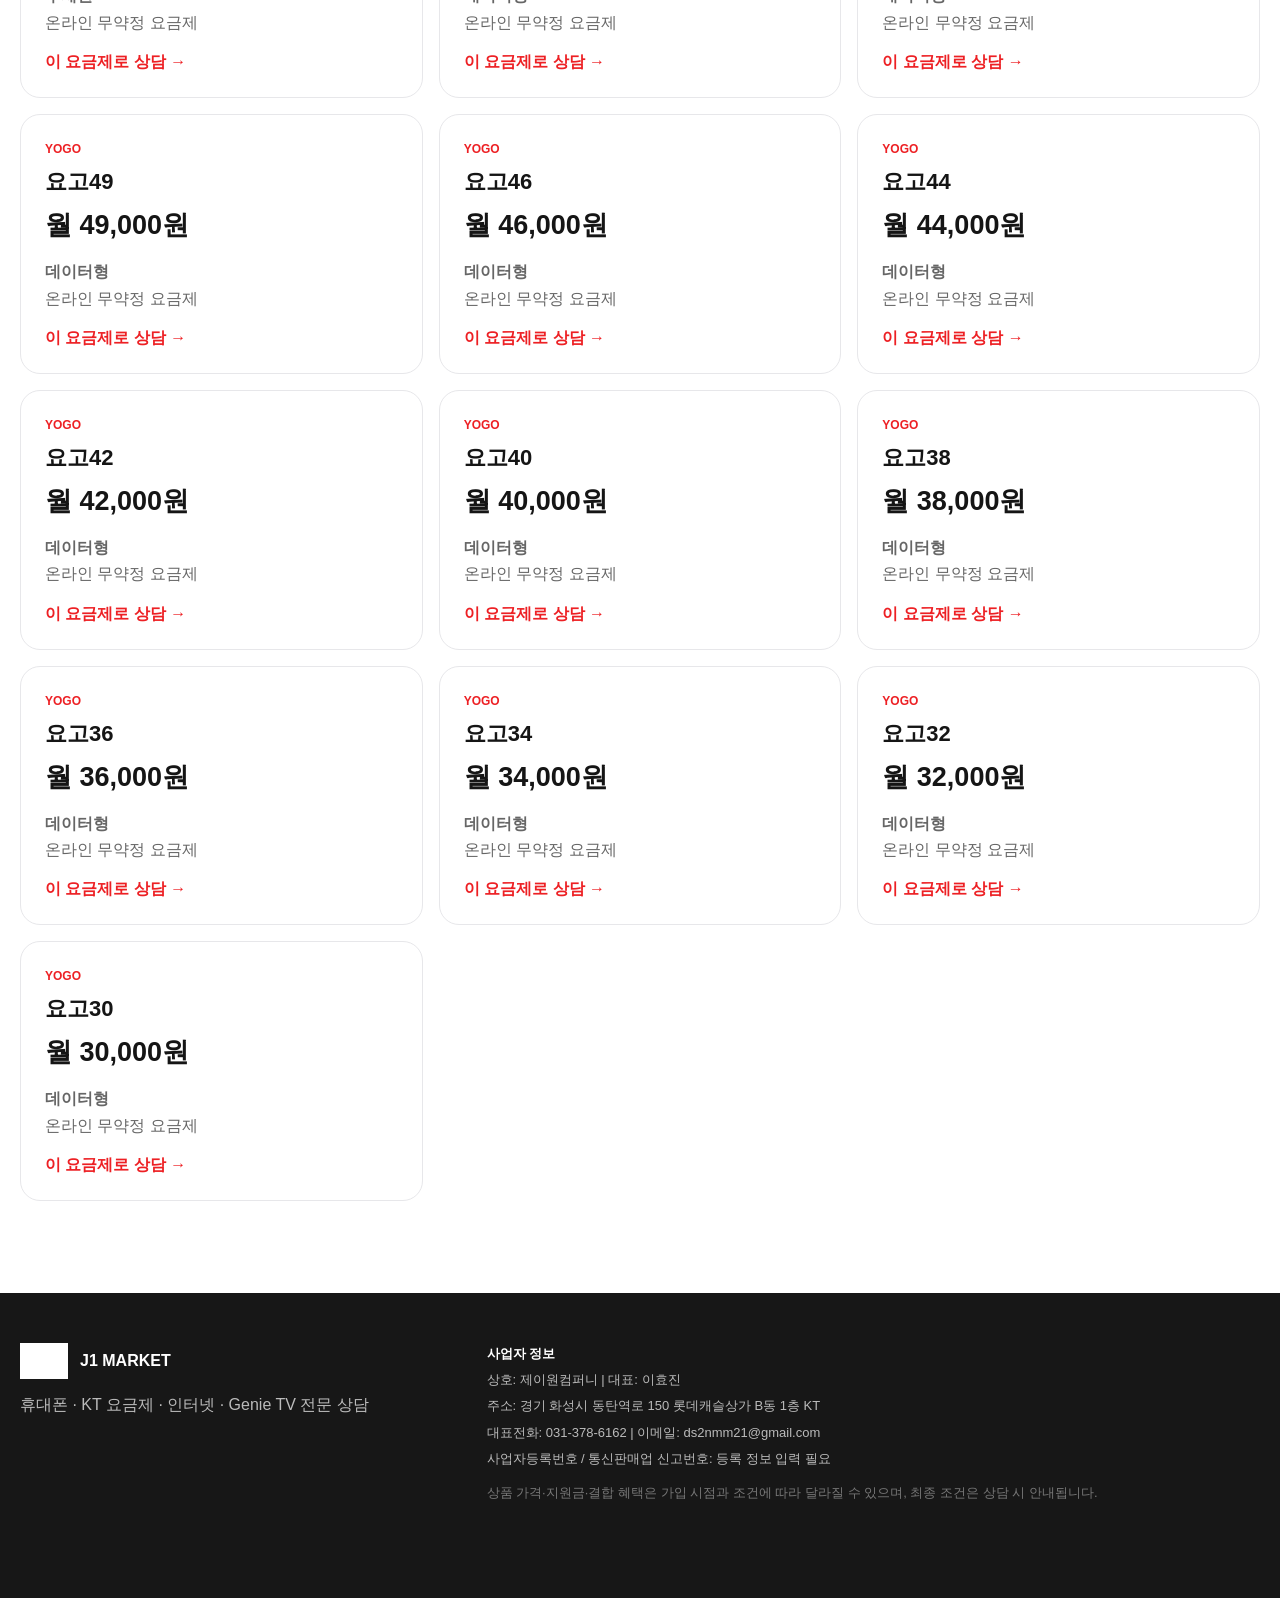
<file: plans.html>
<!doctype html><html lang="ko"><head><title>KT 요금제 | J1 MARKET</title><meta charset="utf-8"><meta name="viewport" content="width=device-width,initial-scale=1"><meta name="theme-color" content="#ffffff"><meta name="description" content="KT 제이원컴퍼니 동탄역점 휴대폰·요금제·인터넷TV 맞춤 상담"><link rel="stylesheet" href="styles.css"><script defer src="script.js"></script></head><body><div class="topbar"><div class="wrap topbar-inner"><span>KT 제이원컴퍼니 동탄역점</span><a href="consult.html">빠른 상담신청 →</a></div></div><header class="site-header"><div class="wrap header-inner"><a class="brand" href="index.html"><img src="assets/kt-logo.png" alt="KT"><span>J1 MARKET</span></a><nav class="desktop-nav"><a href="phones.html">휴대폰</a><a href="plans.html">요금제</a><a href="internet.html">인터넷·TV</a><a href="events.html">이벤트</a><a class="nav-cta" href="consult.html">맞춤견적</a></nav><button class="menu-btn" aria-label="메뉴 열기">☰</button></div><div class="mobile-nav"><a href="phones.html">휴대폰</a><a href="plans.html">요금제</a><a href="internet.html">인터넷·TV</a><a href="events.html">이벤트</a><a href="consult.html">맞춤견적</a></div></header><main class="submain"><section class="subhero"><div class="wrap"><span>KT MOBILE PLAN</span><h1>KT 모바일 요금제</h1><p>현재 KT 공식 상품 기준 주요 요금제를 비교할 수 있습니다.</p></div></section><section class="plan-section"><div class="wrap"><div class="notice"><b>요금제 안내</b><span>부가세 포함 월정액 기준이며, 선택약정 적용 가능 여부와 결합 혜택은 상품별 조건에 따라 달라질 수 있습니다.</span></div><div class="plan-tabs"><button class="plan-tab active" data-planfilter="all">전체</button><button class="plan-tab" data-planfilter="choice">초이스</button><button class="plan-tab" data-planfilter="basic">베이직</button><button class="plan-tab" data-planfilter="yogo">요고</button></div><div id="planCards" class="plan-grid"></div></div></section></main><footer><div class="wrap footer-grid"><div><div class="footer-brand"><img src="assets/kt-logo.png" alt="KT"><b>J1 MARKET</b></div><p>휴대폰 · KT 요금제 · 인터넷 · Genie TV 전문 상담</p></div><div class="biz"><b>사업자 정보</b><p>상호: 제이원컴퍼니 | 대표: 이효진</p><p>주소: 경기 화성시 동탄역로 150 롯데캐슬상가 B동 1층 KT</p><p>대표전화: 031-378-6162 | 이메일: ds2nmm21@gmail.com</p><p>사업자등록번호 / 통신판매업 신고번호: 등록 정보 입력 필요</p><p class="fine">상품 가격·지원금·결합 혜택은 가입 시점과 조건에 따라 달라질 수 있으며, 최종 조건은 상담 시 안내됩니다.</p></div></div></footer><div class="mobile-dock"><a href="tel:0313786162">전화상담</a><a href="consult.html">견적받기</a></div></body></html>
</file>
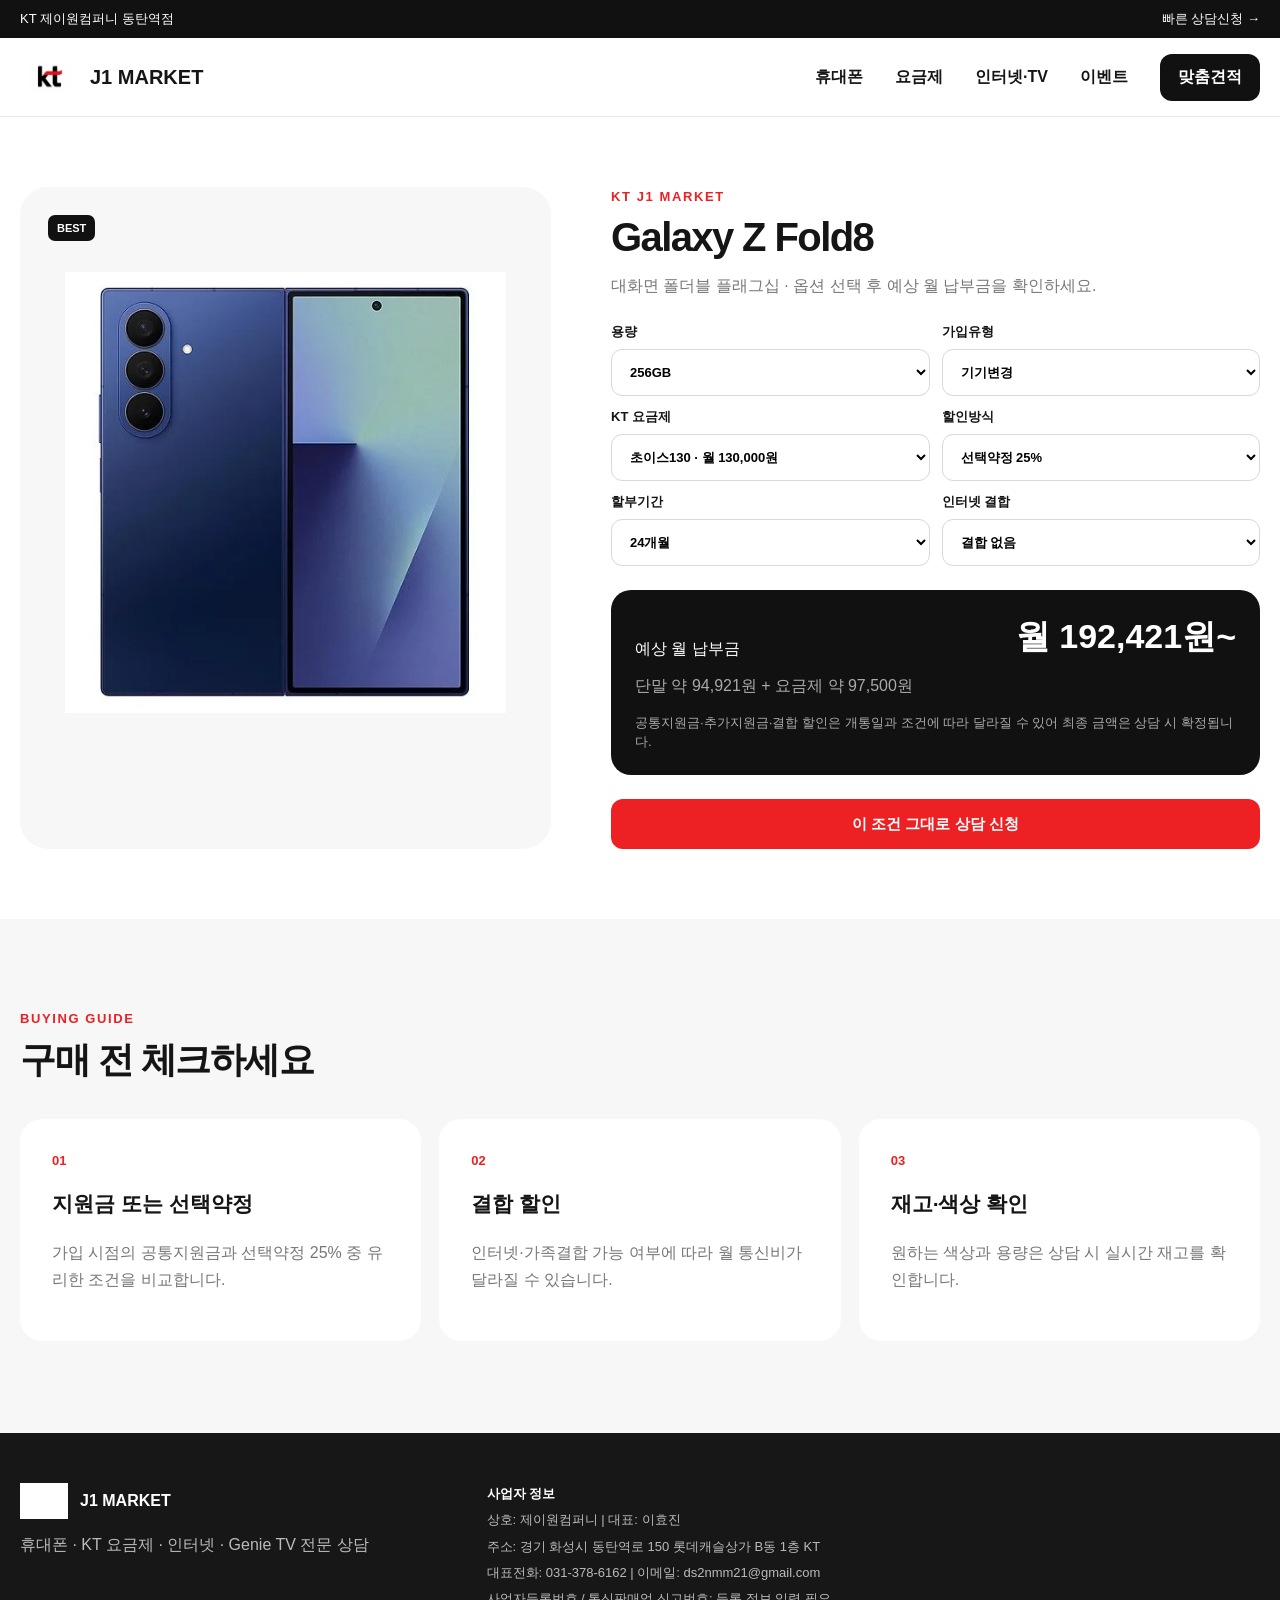
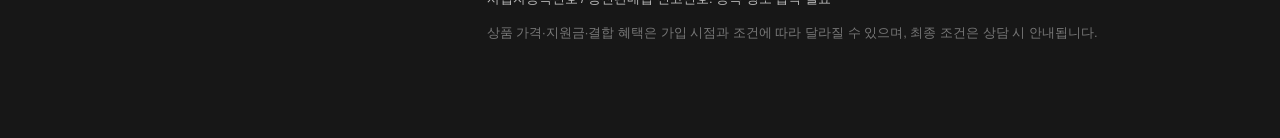
<file: product.html>
<!doctype html><html lang="ko"><head><title>상품 상세 | KT J1 MARKET</title><meta charset="utf-8"><meta name="viewport" content="width=device-width,initial-scale=1"><meta name="theme-color" content="#ffffff"><meta name="description" content="KT 제이원컴퍼니 동탄역점 휴대폰·요금제·인터넷TV 맞춤 상담"><link rel="stylesheet" href="styles.css"><script defer src="script.js"></script></head><body><div class="topbar"><div class="wrap topbar-inner"><span>KT 제이원컴퍼니 동탄역점</span><a href="consult.html">빠른 상담신청 →</a></div></div><header class="site-header"><div class="wrap header-inner"><a class="brand" href="index.html"><img src="assets/kt-logo.png" alt="KT"><span>J1 MARKET</span></a><nav class="desktop-nav"><a href="phones.html">휴대폰</a><a href="plans.html">요금제</a><a href="internet.html">인터넷·TV</a><a href="events.html">이벤트</a><a class="nav-cta" href="consult.html">맞춤견적</a></nav><button class="menu-btn" aria-label="메뉴 열기">☰</button></div><div class="mobile-nav"><a href="phones.html">휴대폰</a><a href="plans.html">요금제</a><a href="internet.html">인터넷·TV</a><a href="events.html">이벤트</a><a href="consult.html">맞춤견적</a></div></header><main class="submain"><section class="product-detail"><div class="wrap product-detail-grid"><div class="product-image-box"><span id="detailTag" class="tag">BEST</span><img id="detailImage" src="assets/fold8.webp" alt="상품 이미지"></div><div class="product-config"><span class="eyebrow">KT J1 MARKET</span><h1 id="detailName">Galaxy Z Fold8</h1><p id="detailDesc">원하는 옵션을 선택하면 월 예상 납부금을 계산합니다.</p><div class="config-grid"><label>용량<select id="storage"></select></label><label>가입유형<select id="joinType"><option>기기변경</option><option>번호이동</option><option>신규가입</option></select></label><label>KT 요금제<select id="mobilePlan"></select></label><label>할인방식<select id="discountType"><option value="select">선택약정 25%</option><option value="support">공통지원금 상담</option><option value="none">할인 미적용 예시</option></select></label><label>할부기간<select id="installment"><option value="24">24개월</option><option value="36">36개월</option></select></label><label>인터넷 결합<select id="combine"><option value="0">결합 없음</option><option value="5500">인터넷 결합 상담</option></select></label></div><div class="price-box"><div><span>예상 월 납부금</span><strong id="monthlyTotal">-</strong></div><p id="priceBreakdown">단말 할부금 + 월 요금 기준 예상치입니다.</p><small>공통지원금·추가지원금·결합 할인은 개통일과 조건에 따라 달라질 수 있어 최종 금액은 상담 시 확정됩니다.</small></div><button class="btn primary wide" id="productConsult">이 조건 그대로 상담 신청</button></div></div></section><section class="benefits"><div class="wrap"><div class="section-head"><span>BUYING GUIDE</span><h2>구매 전 체크하세요</h2></div><div class="benefit-grid"><article><b>01</b><h3>지원금 또는 선택약정</h3><p>가입 시점의 공통지원금과 선택약정 25% 중 유리한 조건을 비교합니다.</p></article><article><b>02</b><h3>결합 할인</h3><p>인터넷·가족결합 가능 여부에 따라 월 통신비가 달라질 수 있습니다.</p></article><article><b>03</b><h3>재고·색상 확인</h3><p>원하는 색상과 용량은 상담 시 실시간 재고를 확인합니다.</p></article></div></div></section></main><footer><div class="wrap footer-grid"><div><div class="footer-brand"><img src="assets/kt-logo.png" alt="KT"><b>J1 MARKET</b></div><p>휴대폰 · KT 요금제 · 인터넷 · Genie TV 전문 상담</p></div><div class="biz"><b>사업자 정보</b><p>상호: 제이원컴퍼니 | 대표: 이효진</p><p>주소: 경기 화성시 동탄역로 150 롯데캐슬상가 B동 1층 KT</p><p>대표전화: 031-378-6162 | 이메일: ds2nmm21@gmail.com</p><p>사업자등록번호 / 통신판매업 신고번호: 등록 정보 입력 필요</p><p class="fine">상품 가격·지원금·결합 혜택은 가입 시점과 조건에 따라 달라질 수 있으며, 최종 조건은 상담 시 안내됩니다.</p></div></div></footer><div class="mobile-dock"><a href="tel:0313786162">전화상담</a><a href="consult.html">견적받기</a></div></body></html>
</file>
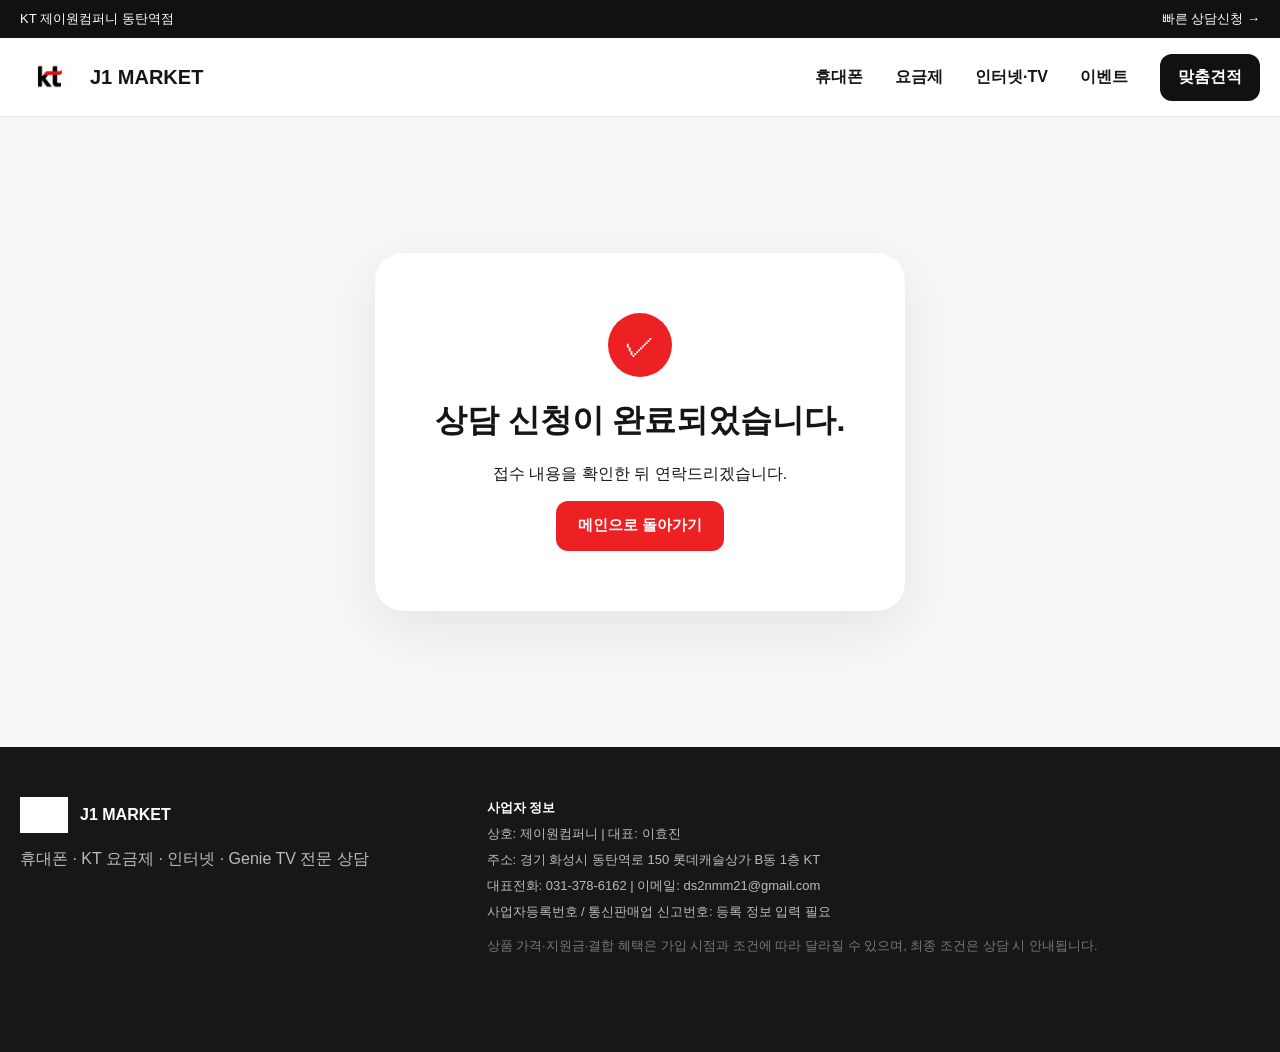
<file: thanks.html>
<!doctype html><html lang="ko"><head><title>상담 신청 완료 | KT J1 MARKET</title><meta charset="utf-8"><meta name="viewport" content="width=device-width,initial-scale=1"><meta name="theme-color" content="#ffffff"><meta name="description" content="KT 제이원컴퍼니 동탄역점 휴대폰·요금제·인터넷TV 맞춤 상담"><link rel="stylesheet" href="styles.css"><script defer src="script.js"></script></head><body><div class="topbar"><div class="wrap topbar-inner"><span>KT 제이원컴퍼니 동탄역점</span><a href="consult.html">빠른 상담신청 →</a></div></div><header class="site-header"><div class="wrap header-inner"><a class="brand" href="index.html"><img src="assets/kt-logo.png" alt="KT"><span>J1 MARKET</span></a><nav class="desktop-nav"><a href="phones.html">휴대폰</a><a href="plans.html">요금제</a><a href="internet.html">인터넷·TV</a><a href="events.html">이벤트</a><a class="nav-cta" href="consult.html">맞춤견적</a></nav><button class="menu-btn" aria-label="메뉴 열기">☰</button></div><div class="mobile-nav"><a href="phones.html">휴대폰</a><a href="plans.html">요금제</a><a href="internet.html">인터넷·TV</a><a href="events.html">이벤트</a><a href="consult.html">맞춤견적</a></div></header><main class="thanks"><div class="thanks-card"><div class="check">✓</div><h1>상담 신청이 완료되었습니다.</h1><p>접수 내용을 확인한 뒤 연락드리겠습니다.</p><a class="btn primary" href="index.html">메인으로 돌아가기</a></div></main><footer><div class="wrap footer-grid"><div><div class="footer-brand"><img src="assets/kt-logo.png" alt="KT"><b>J1 MARKET</b></div><p>휴대폰 · KT 요금제 · 인터넷 · Genie TV 전문 상담</p></div><div class="biz"><b>사업자 정보</b><p>상호: 제이원컴퍼니 | 대표: 이효진</p><p>주소: 경기 화성시 동탄역로 150 롯데캐슬상가 B동 1층 KT</p><p>대표전화: 031-378-6162 | 이메일: ds2nmm21@gmail.com</p><p>사업자등록번호 / 통신판매업 신고번호: 등록 정보 입력 필요</p><p class="fine">상품 가격·지원금·결합 혜택은 가입 시점과 조건에 따라 달라질 수 있으며, 최종 조건은 상담 시 안내됩니다.</p></div></div></footer><div class="mobile-dock"><a href="tel:0313786162">전화상담</a><a href="consult.html">견적받기</a></div></body></html>
</file>
<file: styles.css>
:root{--kt:#ed2024;--ink:#151515;--muted:#6e6e73;--line:#e7e7ea;--soft:#f6f7f9;--max:1240px}*{box-sizing:border-box}html{scroll-behavior:smooth}body{margin:0;font-family:Pretendard,-apple-system,BlinkMacSystemFont,"Segoe UI",Roboto,"Noto Sans KR",Arial,sans-serif;color:var(--ink);background:#fff}a{text-decoration:none;color:inherit}img{max-width:100%;display:block}.wrap{width:min(var(--max),calc(100% - 40px));margin:auto}.topbar{background:#111;color:#fff;font-size:13px}.topbar-inner{height:38px;display:flex;align-items:center;justify-content:space-between}.site-header{position:sticky;top:0;z-index:50;background:rgba(255,255,255,.96);border-bottom:1px solid var(--line);backdrop-filter:blur(15px)}.header-inner{height:78px;display:flex;align-items:center;justify-content:space-between}.brand{display:flex;align-items:center;gap:12px;font-weight:900;font-size:20px}.brand img{width:58px;height:32px;object-fit:contain}.desktop-nav{display:flex;align-items:center;gap:32px;font-weight:700}.desktop-nav a{padding:28px 0}.nav-cta{background:#111;color:#fff!important;padding:13px 18px!important;border-radius:12px}.menu-btn,.mobile-nav{display:none}.hero{padding:64px 0 54px;background:linear-gradient(120deg,#fff 0,#f7f7f8 55%,#f1f2f5 100%)}.hero-grid{display:grid;grid-template-columns:1.05fr .95fr;gap:52px;align-items:center}.eyebrow,.section-head>span,.subhero span,.estimate-inner span,.internet-promo span,.event-card>span,.consult-aside>span,.event-list article>div:last-child>span{font-size:13px;font-weight:900;letter-spacing:1.6px;color:var(--kt)}.hero h1{font-size:54px;line-height:1.12;letter-spacing:-2.6px;margin:15px 0 22px}.hero h1 em{font-style:normal;color:var(--kt)}.hero p{font-size:18px;line-height:1.75;color:#555;margin:0}.hero-actions{display:flex;gap:10px;margin-top:30px}.btn{display:inline-flex;align-items:center;justify-content:center;min-height:50px;padding:0 22px;border-radius:12px;font-weight:800;border:0;cursor:pointer;font-size:15px}.btn.primary{background:var(--kt);color:#fff}.btn.ghost{border:1px solid #cfcfd4;background:#fff}.btn.light{background:#fff;color:#111}.btn.wide{width:100%}.hero-pills{display:flex;flex-wrap:wrap;gap:8px;margin-top:24px}.hero-pills span{background:#fff;border:1px solid var(--line);padding:8px 11px;border-radius:99px;font-size:13px;color:#555}.hero-card{position:relative;background:#fff;border-radius:30px;padding:22px;box-shadow:0 28px 70px rgba(0,0,0,.12);overflow:hidden}.hero-card img{width:100%;aspect-ratio:1.36/1;object-fit:cover;border-radius:20px}.hero-badge{position:absolute;left:38px;top:38px;z-index:2;background:var(--kt);color:#fff;padding:8px 11px;border-radius:8px;font-weight:900;font-size:12px}.hero-card-copy{padding:18px 4px 4px;display:flex;justify-content:space-between;gap:10px;align-items:center}.hero-card-copy strong{font-size:19px}.hero-card-copy span{font-size:13px;color:#777}.quick,.products,.benefits,.events-preview,.plan-section,.events-page{padding:92px 0}.section-head{margin-bottom:34px}.section-head span{display:block;margin-bottom:10px}.section-head h2{font-size:36px;letter-spacing:-1.5px;margin:0}.section-head p{color:#777}.section-head.split{display:flex;justify-content:space-between;align-items:end}.quick-grid{display:grid;grid-template-columns:repeat(5,1fr);gap:14px}.quick-grid a{border:1px solid var(--line);border-radius:20px;padding:25px 22px;transition:.2s;background:#fff}.quick-grid a:hover,.product-card:hover{transform:translateY(-4px);box-shadow:0 15px 40px rgba(0,0,0,.08)}.quick-grid b{display:grid;place-items:center;width:42px;height:42px;background:var(--soft);border-radius:13px;margin-bottom:22px}.quick-grid strong{display:block;font-size:18px;margin-bottom:7px}.quick-grid span{font-size:13px;color:#777}.estimate-band{padding:28px 0}.estimate-inner{background:#151515;color:#fff;padding:50px 56px;border-radius:28px;display:flex;align-items:center;justify-content:space-between}.estimate-inner h2{font-size:34px;letter-spacing:-1.5px;margin:10px 0}.estimate-inner p{color:#c8c8cc}.product-grid{display:grid;grid-template-columns:repeat(4,1fr);gap:18px}.product-card{position:relative;border:1px solid var(--line);border-radius:22px;padding:20px;background:#fff;transition:.2s}.product-card .tag{position:absolute;left:18px;top:18px}.tag{display:inline-flex;background:#111;color:#fff;padding:7px 9px;border-radius:7px;font-size:11px;font-weight:900}.tag.apple{background:#ececef;color:#111}.product-card img{width:100%;height:245px;object-fit:contain;margin:22px 0 12px}.product-card h3{font-size:20px;margin:12px 0 5px}.product-card p{color:#777;font-size:14px}.product-card strong{font-size:14px;color:var(--kt)}.benefits{background:#f7f7f8}.benefit-grid{display:grid;grid-template-columns:repeat(3,1fr);gap:18px}.benefit-grid article{background:#fff;border-radius:22px;padding:32px}.benefit-grid b{color:var(--kt);font-size:13px}.benefit-grid h3{font-size:21px}.benefit-grid p{color:#777;line-height:1.7}.internet-promo{padding:92px 0}.internet-promo-inner{background:#eef4ff;border-radius:30px;padding:58px;display:grid;grid-template-columns:1fr .8fr;gap:50px;align-items:center}.internet-promo h2{font-size:40px;letter-spacing:-2px;margin:12px 0}.internet-promo p{color:#627084}.mini-quote{background:#fff;border-radius:24px;padding:30px;box-shadow:0 12px 40px rgba(0,0,0,.07)}.mini-quote span{color:#58729d}.mini-quote strong{display:block;font-size:23px;margin:11px 0}.mini-quote a{font-weight:900;color:#3564a6}.event-grid{display:grid;grid-template-columns:repeat(3,1fr);gap:18px}.event-card{min-height:250px;border-radius:24px;padding:28px;display:flex;flex-direction:column;justify-content:flex-end}.event-card h3{font-size:25px;line-height:1.25;margin:10px 0}.event-card p{margin:0}.event-card.dark{background:#181818;color:#fff}.event-card.red{background:#ffeded;color:#8d1418}.event-card.soft{background:#eef4ff;color:#1f4c8a}footer{background:#171717;color:#bbb;padding:50px 0 90px}.footer-grid{display:grid;grid-template-columns:.7fr 1.3fr;gap:50px}.footer-brand{display:flex;align-items:center;gap:12px;color:#fff}.footer-brand img{width:48px;filter:brightness(0) invert(1)}.biz{font-size:13px;line-height:1.7}.biz b{color:#fff}.biz p{margin:4px 0}.fine{color:#777;margin-top:12px!important}.subhero{padding:70px 0 48px;border-bottom:1px solid var(--line)}.subhero h1{font-size:46px;margin:8px 0 12px;letter-spacing:-2px}.subhero p{color:#777;font-size:17px}.filter-row,.plan-tabs{display:flex;gap:8px;margin-bottom:28px;flex-wrap:wrap}.filter,.plan-tab{border:1px solid var(--line);background:#fff;border-radius:999px;padding:10px 18px;font-weight:800;cursor:pointer}.filter.active,.plan-tab.active{background:#111;color:#fff;border-color:#111}.notice{display:flex;gap:12px;background:#f8f8f9;padding:16px 18px;border-radius:14px;margin-bottom:20px;font-size:14px}.notice span{color:#666}.plan-grid{display:grid;grid-template-columns:repeat(3,1fr);gap:16px}.plan-card{border:1px solid var(--line);border-radius:20px;padding:24px}.plan-card .ptype{font-size:12px;color:var(--kt);font-weight:900}.plan-card h3{font-size:22px;margin:10px 0}.plan-card .price{font-size:27px;font-weight:900}.plan-card p{color:#666;line-height:1.65}.plan-card a{font-weight:900;color:var(--kt)}.builder-grid{display:grid;grid-template-columns:1fr .8fr;gap:30px;padding:70px 0}.builder-panel,.quote-card,.consult-form,.consult-aside{border:1px solid var(--line);border-radius:24px;padding:32px}.builder-panel h2{margin-top:0}.builder-panel label,.consult-form label{display:block;font-weight:700;font-size:14px;margin:17px 0}.builder-panel select,.consult-form input,.consult-form select,.consult-form textarea,.product-config select{width:100%;padding:14px;border:1px solid #d8d8dd;border-radius:11px;margin-top:8px;background:#fff;font:inherit}.checkline{display:flex!important;gap:10px;align-items:center}.checkline input{width:auto}.quote-card{background:#111;color:#fff}.quote-card>span{font-size:13px;color:#aaa}.quote-card h2{font-size:36px;margin:10px 0}.quote-card p{color:#aaa;line-height:1.7}.events-page{padding-top:60px}.event-list{display:flex;flex-direction:column;gap:28px}.event-list article{display:grid;grid-template-columns:1fr 1fr;border:1px solid var(--line);border-radius:25px;overflow:hidden;align-items:center}.event-list article>div:last-child{padding:40px}.event-list h2{font-size:30px;letter-spacing:-1px}.event-list p{color:#777}.event-visual{height:320px}.event-visual img{width:100%;height:100%;object-fit:cover}.product-detail{padding:70px 0}.product-detail-grid{display:grid;grid-template-columns:.9fr 1.1fr;gap:60px}.product-image-box{background:#f7f7f8;border-radius:28px;padding:45px;position:relative}.product-image-box .tag{position:absolute;left:28px;top:28px}.product-image-box img{width:100%;height:520px;object-fit:contain}.product-config h1{font-size:40px;letter-spacing:-1.6px;margin:10px 0}.product-config>p{color:#777}.config-grid{display:grid;grid-template-columns:1fr 1fr;gap:12px;margin-top:26px}.config-grid label{font-size:13px;font-weight:800}.price-box{background:#111;color:#fff;border-radius:20px;padding:24px;margin:24px 0}.price-box>div{display:flex;align-items:end;justify-content:space-between;gap:20px}.price-box strong{font-size:34px}.price-box p,.price-box small{color:#aaa}.consult-section{padding:65px 0}.consult-grid{display:grid;grid-template-columns:1.2fr .8fr;gap:26px}.consult-form h2{margin-top:0}.form-grid{display:grid;grid-template-columns:1fr 1fr;gap:0 14px}.privacy{font-size:12px!important;color:#666;display:flex!important;align-items:flex-start;gap:8px}.form-note{font-size:12px;color:#888}.consult-aside{background:#111;color:#fff}.consult-aside h2{font-size:29px}.consult-aside ul{padding-left:20px;line-height:2;color:#d2d2d2}.telbox{display:block;background:#fff;color:#111;padding:20px;border-radius:16px;margin-top:28px}.telbox span{font-size:12px;color:#777}.telbox strong{display:block;font-size:24px;margin-top:4px}.thanks{min-height:70vh;display:grid;place-items:center;background:#f7f7f8;padding:60px 20px}.thanks-card{background:#fff;border-radius:28px;padding:60px;text-align:center;box-shadow:0 18px 60px rgba(0,0,0,.08)}.check{width:64px;height:64px;border-radius:50%;background:var(--kt);color:#fff;display:grid;place-items:center;font-size:30px;margin:0 auto 20px}.mobile-dock{display:none}
@media(max-width:900px){.desktop-nav{display:none}.menu-btn{display:block;border:0;background:#fff;font-size:25px}.mobile-nav.open{display:grid;padding:0 20px 20px;background:#fff}.mobile-nav a{padding:14px 0;border-bottom:1px solid var(--line);font-weight:800}.hero{padding:38px 0}.hero-grid,.product-detail-grid,.builder-grid,.consult-grid,.internet-promo-inner,.footer-grid,.event-list article{grid-template-columns:1fr}.hero h1{font-size:39px}.quick-grid{grid-template-columns:repeat(2,1fr)}.quick-grid a:last-child{grid-column:span 2}.product-grid{grid-template-columns:repeat(2,1fr)}.benefit-grid,.plan-grid,.event-grid{grid-template-columns:1fr}.estimate-inner{padding:34px;display:block}.section-head h2{font-size:30px}.internet-promo-inner{padding:34px}.product-image-box img{height:380px}.mobile-dock{display:grid;grid-template-columns:1fr 1.3fr;position:fixed;bottom:0;left:0;right:0;z-index:90;background:#fff;border-top:1px solid var(--line);padding:10px 12px;gap:8px}.mobile-dock a{display:grid;place-items:center;padding:13px;border-radius:11px;background:#111;color:#fff;font-weight:900}.mobile-dock a:last-child{background:var(--kt)}body{padding-bottom:66px}}
@media(max-width:560px){.wrap{width:min(var(--max),calc(100% - 26px))}.header-inner{height:66px}.hero h1{font-size:34px}.hero p{font-size:15px}.hero-actions{flex-direction:column}.hero-actions .btn{width:100%}.quick,.products,.benefits,.events-preview,.plan-section,.events-page{padding:62px 0}.product-grid{grid-template-columns:1fr}.product-card img{height:260px}.section-head.split{display:block}.estimate-inner h2{font-size:28px}.internet-promo h2{font-size:31px}.subhero h1{font-size:37px}.form-grid,.config-grid{grid-template-columns:1fr}.product-image-box{padding:28px}.product-image-box img{height:330px}.product-config h1{font-size:33px}.price-box>div{display:block}.price-box strong{display:block;margin-top:8px}.notice{display:block}}
</file>
